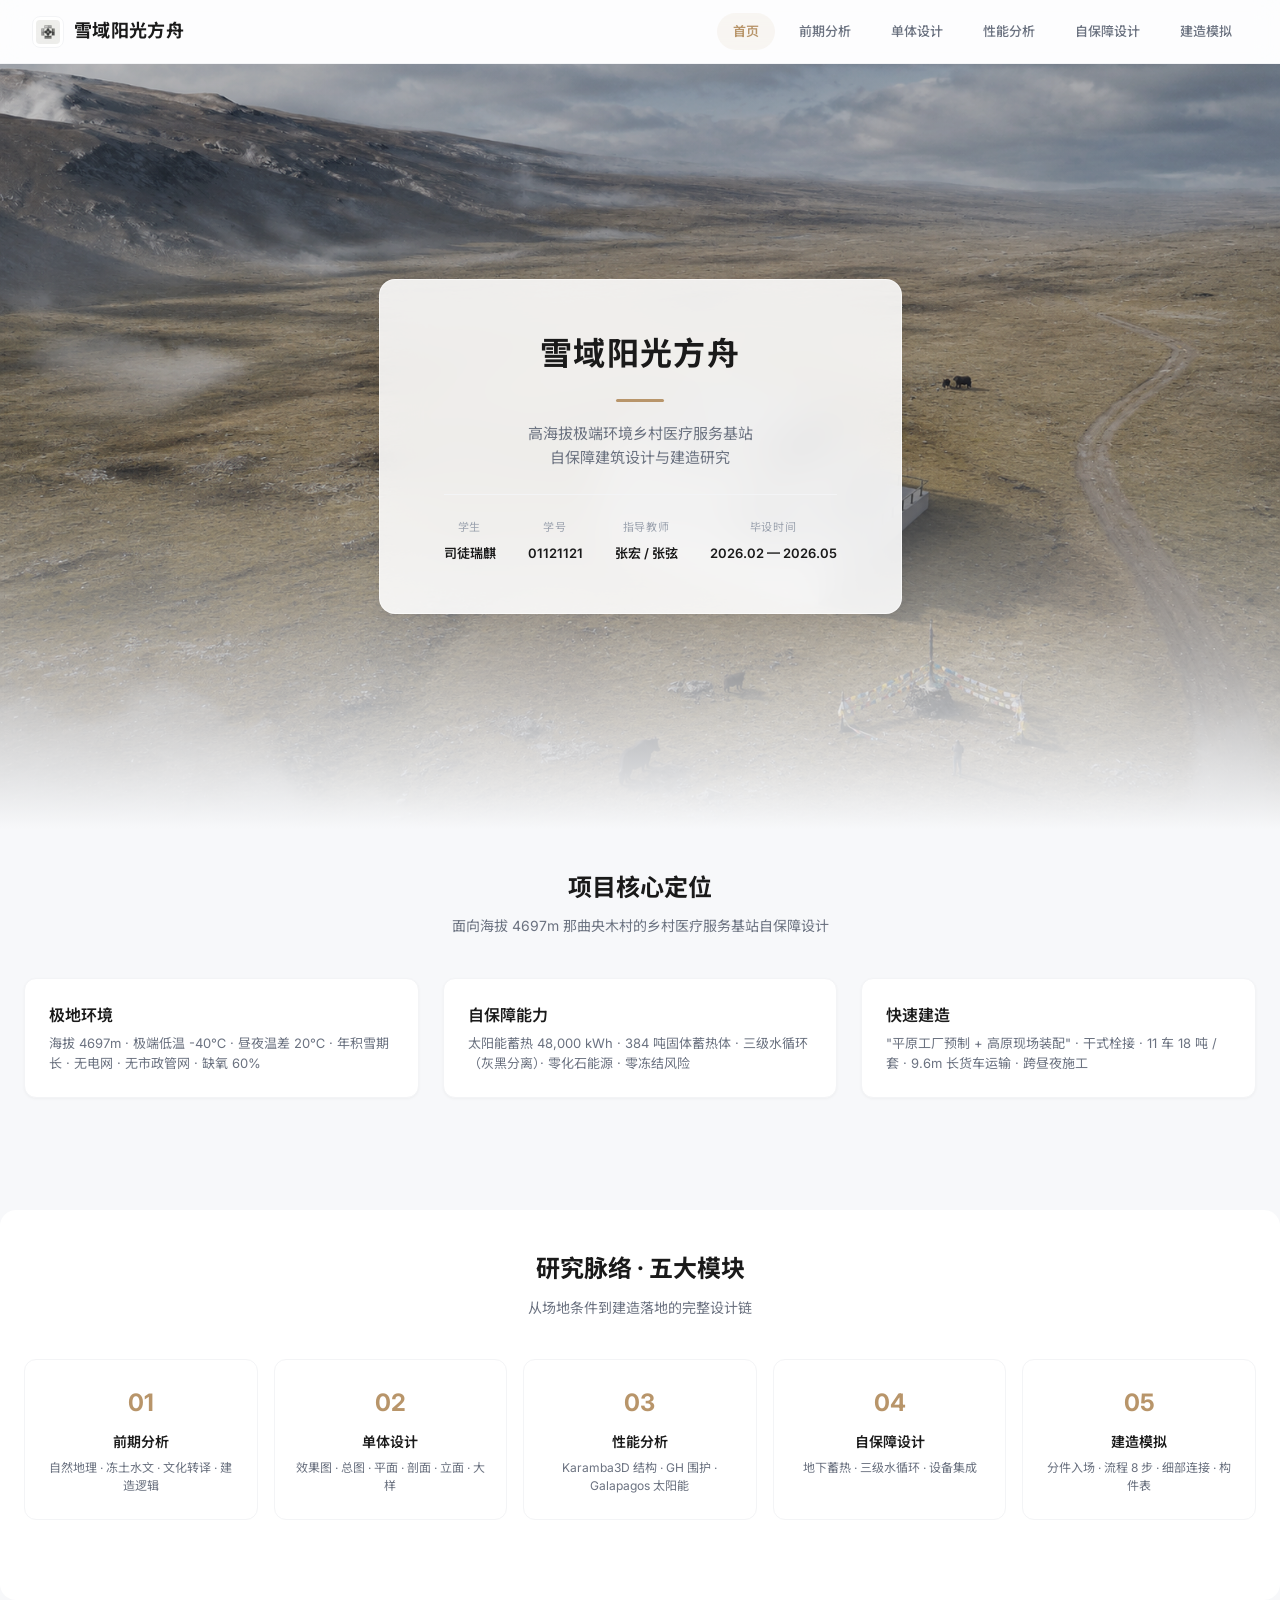
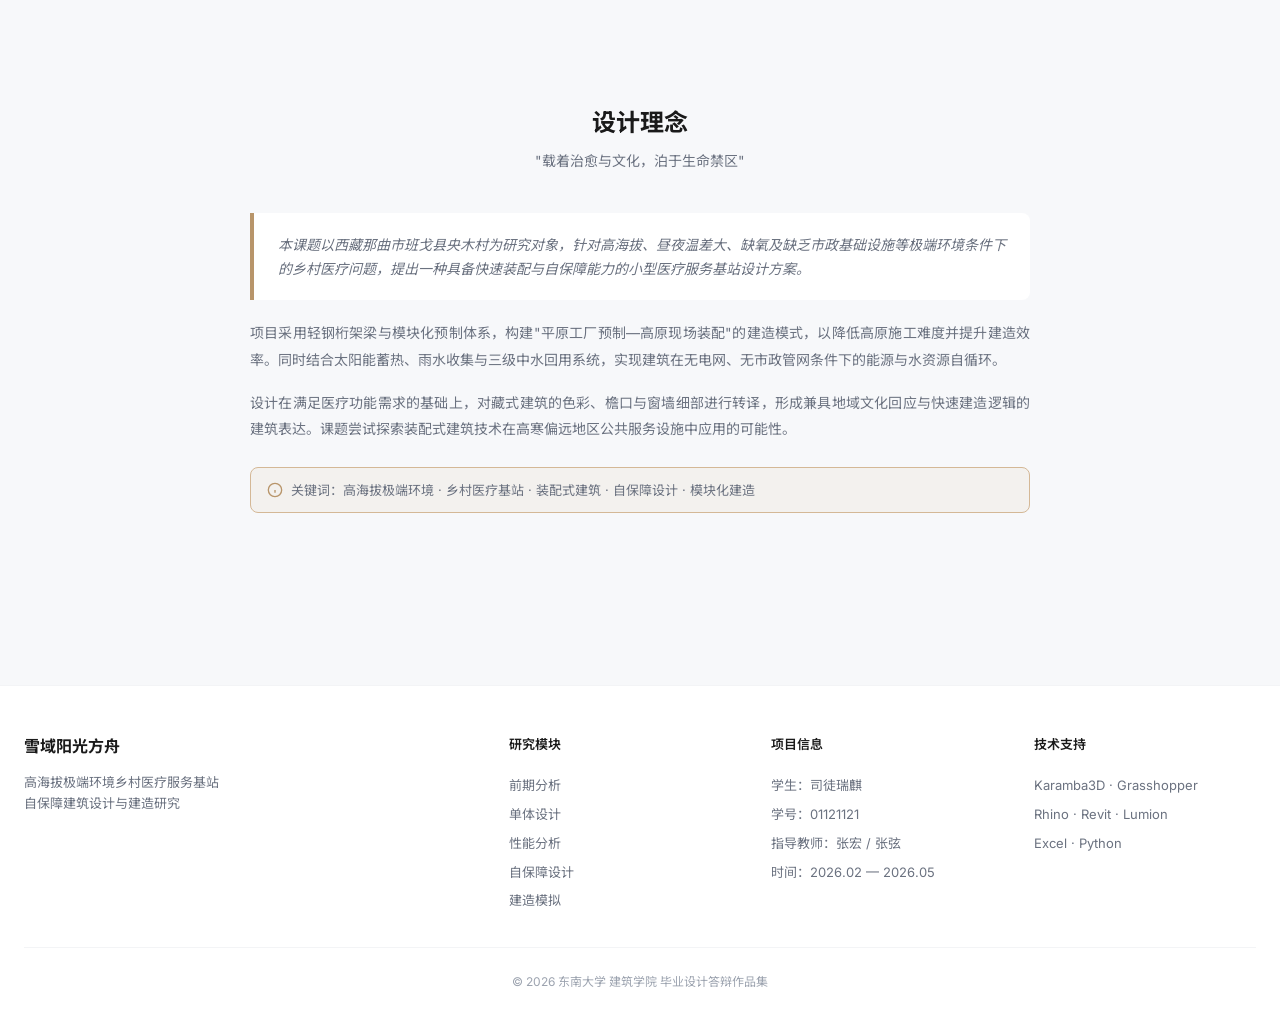
<file: index.html>
<!DOCTYPE html>
<html lang="zh-CN">
<head>
  <meta charset="UTF-8">
  <meta name="viewport" content="width=device-width, initial-scale=1.0">
  <title>雪域阳光方舟 — 高海拔极端环境乡村医疗服务基站自保障建筑设计</title>
  <meta name="description" content="雪域阳光方舟 — 高海拔极端环境乡村医疗服务基站自保障建筑设计与建造研究，东南大学建筑学院毕业设计。">
  <link rel="preconnect" href="https://fonts.googleapis.com">
  <link rel="preconnect" href="https://fonts.gstatic.com" crossorigin>
  <link href="https://fonts.googleapis.com/css2?family=Inter:wght@300;400;500;600;700&family=Noto+Sans+SC:wght@300;400;500;600;700&display=swap" rel="stylesheet">
  <link rel="stylesheet" href="css/style.css">
</head>
<body>

  <!-- 导航栏 -->
  <nav class="nav" id="mainNav">
    <a href="index.html" class="nav-brand"><img src="images/optimized/logo.png" alt="Logo" class="logo" width="32" height="32">雪域阳光方舟</a>
    <div class="nav-links">
      <a href="index.html" class="nav-link active">首页</a>
      <a href="site.html" class="nav-link">前期分析</a>
      <a href="design.html" class="nav-link">单体设计</a>
      <a href="performance.html" class="nav-link">性能分析</a>
      <a href="self-sustaining.html" class="nav-link">自保障设计</a>
      <a href="construction.html" class="nav-link">建造模拟</a>
    </div>
  </nav>

  <!-- Hero Section -->
  <section class="hero-section" style="margin-top:64px;">
    <div class="hero-bg">
      <img src="images/optimized/aerial-view.png" alt="高原医疗服务基站鸟瞰图" width="1575" height="998">
    </div>
    <div class="hero-overlay"></div>
    <div class="hero-card">
      <h1>雪域阳光方舟</h1>
      <div class="accent-line"></div>
      <p class="subtitle">高海拔极端环境乡村医疗服务基站<br>自保障建筑设计与建造研究</p>
      <div class="hero-meta">
        <div class="hero-meta-item">
          <span class="label">学生</span>
          <span class="value">司徒瑞麒</span>
        </div>
        <div class="hero-meta-item">
          <span class="label">学号</span>
          <span class="value">01121121</span>
        </div>
        <div class="hero-meta-item">
          <span class="label">指导教师</span>
          <span class="value">张宏 / 张弦</span>
        </div>
        <div class="hero-meta-item">
          <span class="label">毕设时间</span>
          <span class="value">2026.02 — 2026.05</span>
        </div>
      </div>
    </div>
  </section>

  <!-- 项目定位 - 三栏 -->
  <section class="page-container">
    <h2 class="section-title">项目核心定位</h2>
    <p class="section-subtitle">面向海拔 4697m 那曲央木村的乡村医疗服务基站自保障设计</p>

    <div class="product-grid">
      <div class="card">
        <div class="card-body">
          <h3 class="card-title">极地环境</h3>
          <p class="card-desc">海拔 4697m · 极端低温 -40℃ · 昼夜温差 20℃ · 年积雪期长 · 无电网 · 无市政管网 · 缺氧 60%</p>
        </div>
      </div>
      <div class="card">
        <div class="card-body">
          <h3 class="card-title">自保障能力</h3>
          <p class="card-desc">太阳能蓄热 48,000 kWh · 384 吨固体蓄热体 · 三级水循环（灰黑分离）· 零化石能源 · 零冻结风险</p>
        </div>
      </div>
      <div class="card">
        <div class="card-body">
          <h3 class="card-title">快速建造</h3>
          <p class="card-desc">"平原工厂预制 + 高原现场装配" · 干式栓接 · 11 车 18 吨 / 套 · 9.6m 长货车运输 · 跨昼夜施工</p>
        </div>
      </div>
    </div>
  </section>

  <!-- 研究脉络 - 5 大模块跳转 -->
  <section class="page-container" style="background:var(--bg-card);border-radius:var(--radius-lg);margin-top:32px;">
    <h2 class="section-title">研究脉络 · 五大模块</h2>
    <p class="section-subtitle">从场地条件到建造落地的完整设计链</p>

    <div class="module-jump">
      <a href="site.html" class="module-card" style="text-decoration:none;">
        <div class="m-num">01</div>
        <div class="m-name">前期分析</div>
        <div class="m-desc">自然地理 · 冻土水文 · 文化转译 · 建造逻辑</div>
      </a>
      <a href="design.html" class="module-card" style="text-decoration:none;">
        <div class="m-num">02</div>
        <div class="m-name">单体设计</div>
        <div class="m-desc">效果图 · 总图 · 平面 · 剖面 · 立面 · 大样</div>
      </a>
      <a href="performance.html" class="module-card" style="text-decoration:none;">
        <div class="m-num">03</div>
        <div class="m-name">性能分析</div>
        <div class="m-desc">Karamba3D 结构 · GH 围护 · Galapagos 太阳能</div>
      </a>
      <a href="self-sustaining.html" class="module-card" style="text-decoration:none;">
        <div class="m-num">04</div>
        <div class="m-name">自保障设计</div>
        <div class="m-desc">地下蓄热 · 三级水循环 · 设备集成</div>
      </a>
      <a href="construction.html" class="module-card" style="text-decoration:none;">
        <div class="m-num">05</div>
        <div class="m-name">建造模拟</div>
        <div class="m-desc">分件入场 · 流程 8 步 · 细部连接 · 构件表</div>
      </a>
    </div>
  </section>

  <!-- 设计理念 - 引言 -->
  <section class="page-container" style="margin-top:64px;">
    <h2 class="section-title">设计理念</h2>
    <p class="section-subtitle">"载着治愈与文化，泊于生命禁区"</p>

    <div style="max-width:780px;margin:32px auto 0;">
      <div class="quote-block">
        本课题以西藏那曲市班戈县央木村为研究对象，针对高海拔、昼夜温差大、缺氧及缺乏市政基础设施等极端环境条件下的乡村医疗问题，提出一种具备快速装配与自保障能力的小型医疗服务基站设计方案。
      </div>
      <p style="font-size:14px;color:var(--fg-secondary);line-height:1.9;text-align:justify;margin-top:20px;">
        项目采用轻钢桁架梁与模块化预制体系，构建"平原工厂预制—高原现场装配"的建造模式，以降低高原施工难度并提升建造效率。同时结合太阳能蓄热、雨水收集与三级中水回用系统，实现建筑在无电网、无市政管网条件下的能源与水资源自循环。
      </p>
      <p style="font-size:14px;color:var(--fg-secondary);line-height:1.9;text-align:justify;margin-top:16px;">
        设计在满足医疗功能需求的基础上，对藏式建筑的色彩、檐口与窗墙细部进行转译，形成兼具地域文化回应与快速建造逻辑的建筑表达。课题尝试探索装配式建筑技术在高寒偏远地区公共服务设施中应用的可能性。
      </p>
      <div class="info-bar" style="margin-top:24px;">
        <svg viewBox="0 0 24 24" fill="none" stroke="currentColor" stroke-width="2"><circle cx="12" cy="12" r="10"/><path d="M12 16v-4M12 8h.01"/></svg>
        <span>关键词：高海拔极端环境 · 乡村医疗基站 · 装配式建筑 · 自保障设计 · 模块化建造</span>
      </div>
    </div>
  </section>

  <!-- Footer -->
  <footer class="site-footer">
    <div class="footer-inner">
      <div>
        <div class="footer-brand">雪域阳光方舟</div>
        <p class="footer-desc">高海拔极端环境乡村医疗服务基站<br>自保障建筑设计与建造研究</p>
      </div>
      <div class="footer-col">
        <h4>研究模块</h4>
        <a href="site.html">前期分析</a>
        <a href="design.html">单体设计</a>
        <a href="performance.html">性能分析</a>
        <a href="self-sustaining.html">自保障设计</a>
        <a href="construction.html">建造模拟</a>
      </div>
      <div class="footer-col">
        <h4>项目信息</h4>
        <a>学生：司徒瑞麒</a>
        <a>学号：01121121</a>
        <a>指导教师：张宏 / 张弦</a>
        <a>时间：2026.02 — 2026.05</a>
      </div>
      <div class="footer-col">
        <h4>技术支持</h4>
        <a>Karamba3D · Grasshopper</a>
        <a>Rhino · Revit · Lumion</a>
        <a>Excel · Python</a>
      </div>
    </div>
    <div class="footer-copyright">© 2026 东南大学 建筑学院 毕业设计答辩作品集</div>
  </footer>

  <script>
    const observer = new IntersectionObserver((entries) => {
      entries.forEach(entry => {
        if (entry.isIntersecting) entry.target.classList.add('visible');
      });
    }, { threshold: 0.1 });
    document.querySelectorAll('.reveal').forEach(el => observer.observe(el));
  </script>
</body>
</html>
</file>
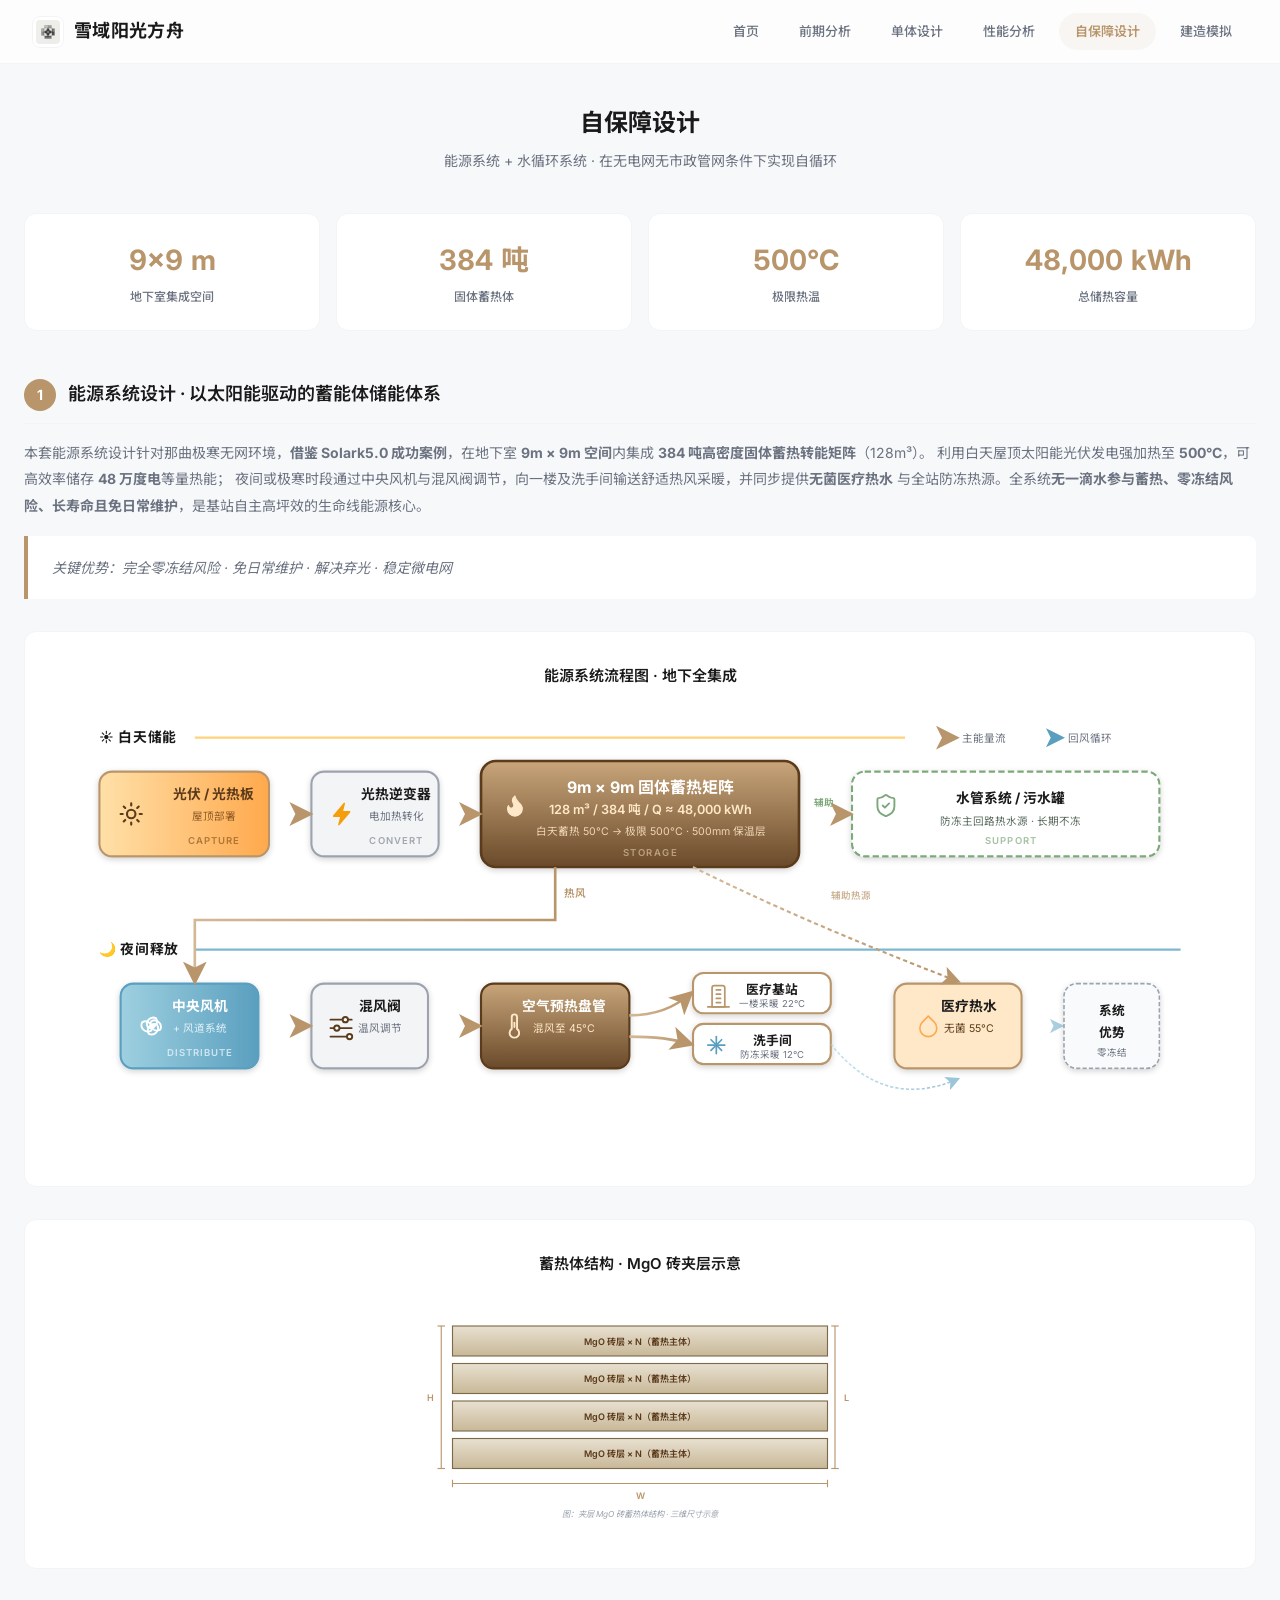
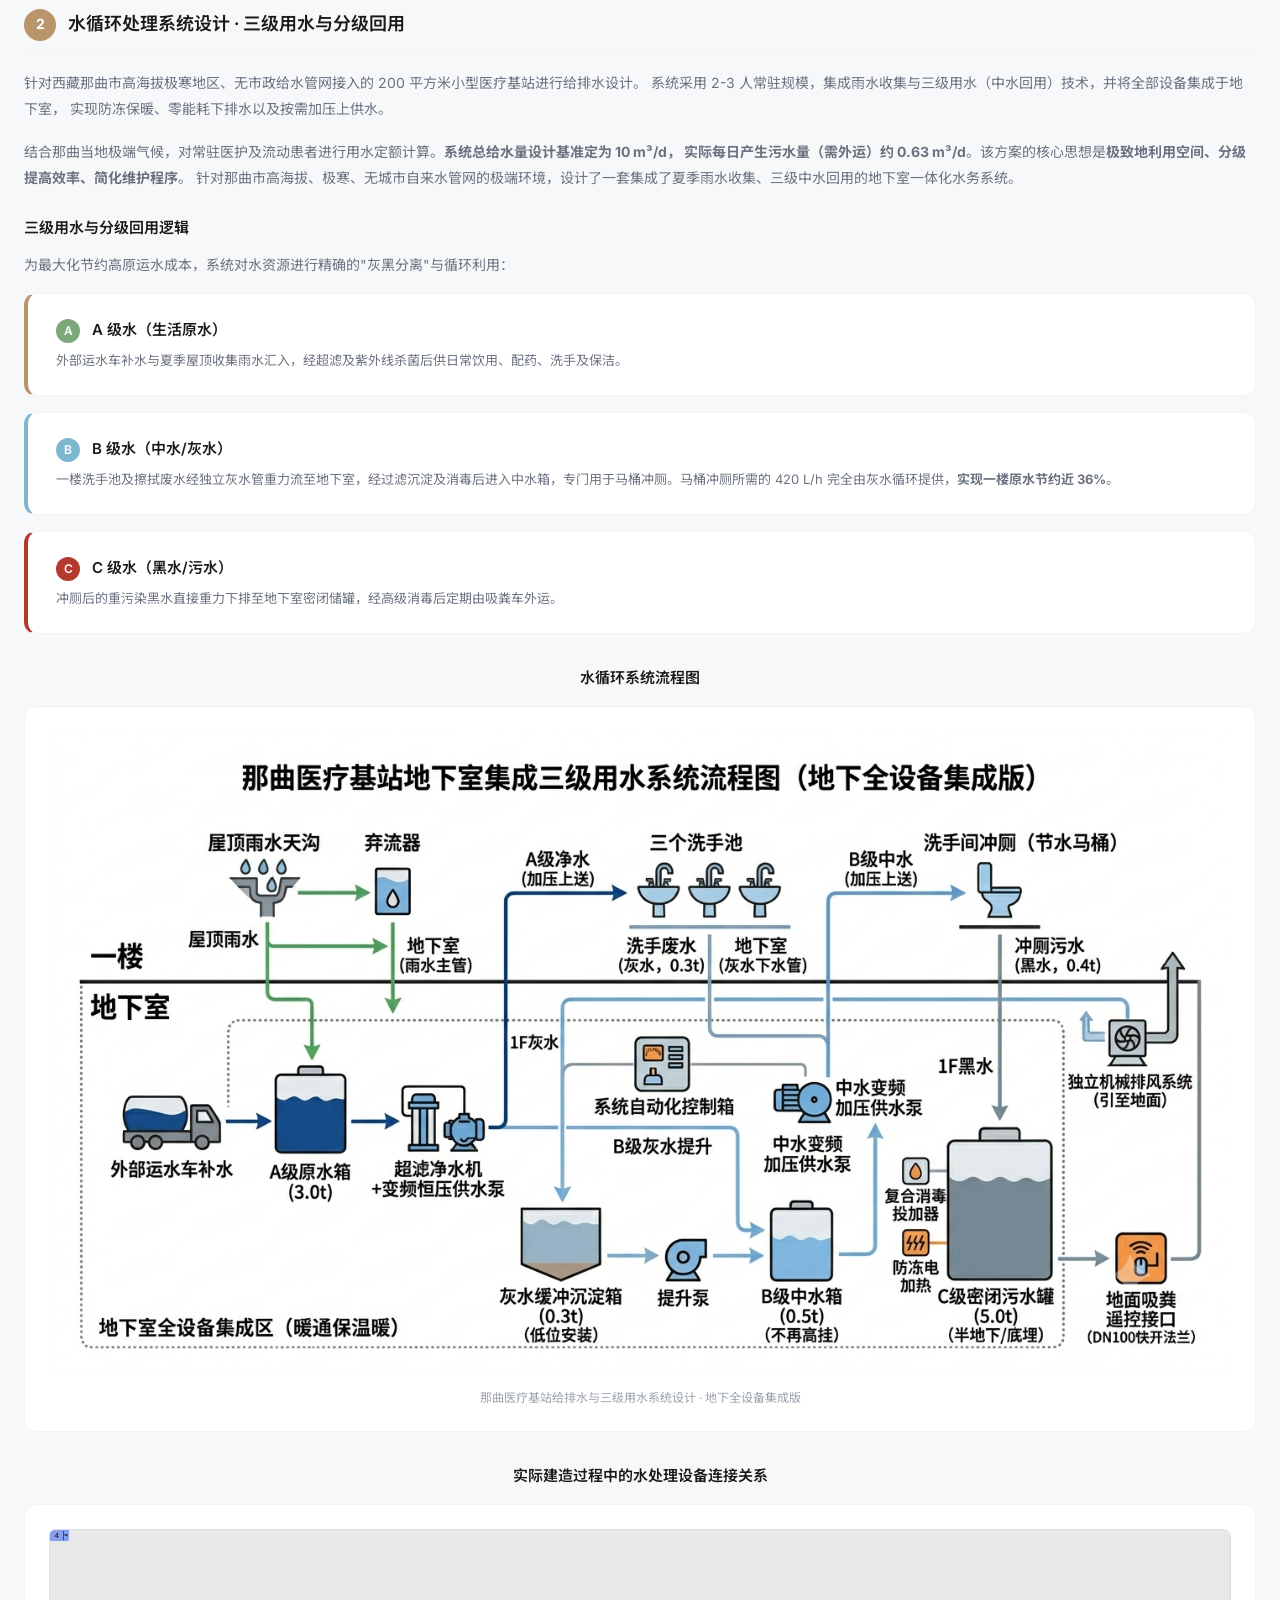
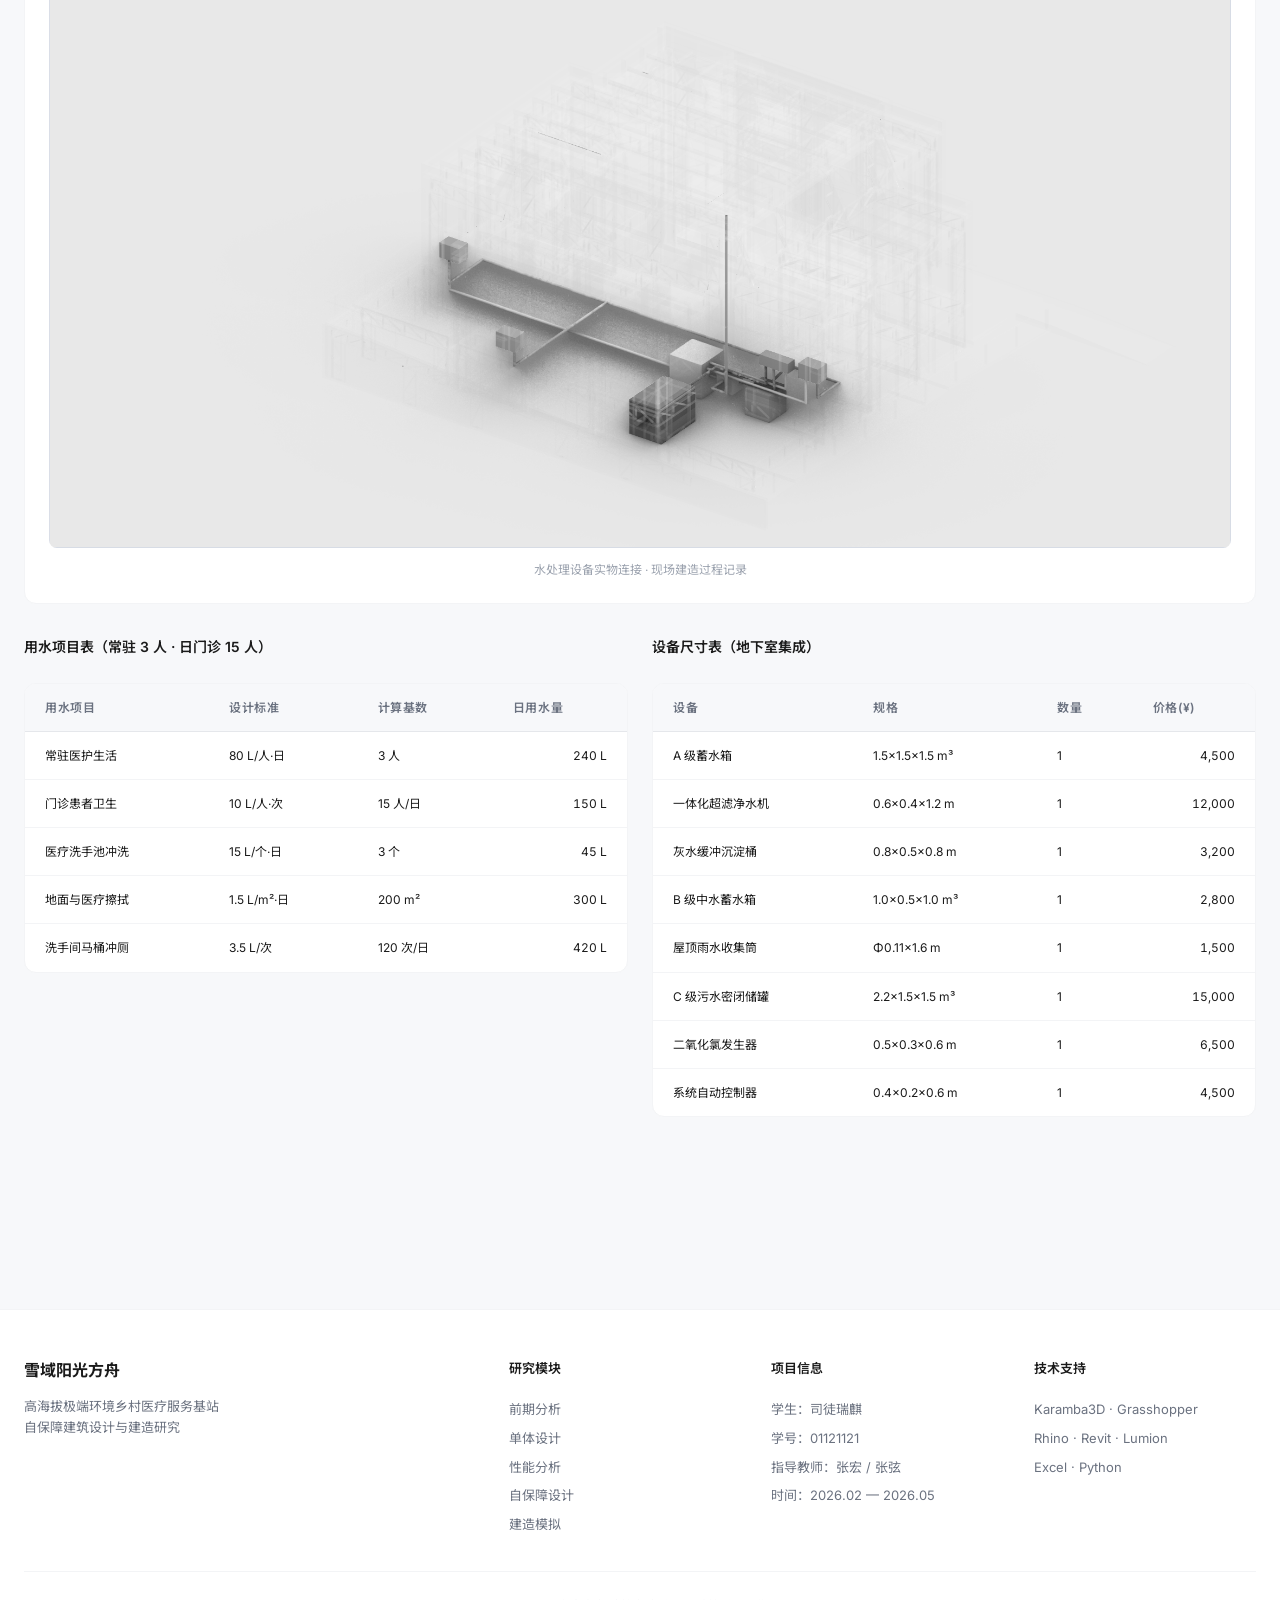
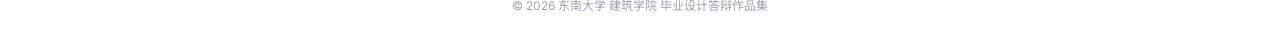
<file: self-sustaining.html>
<!DOCTYPE html>
<html lang="zh-CN">
<head>
  <meta charset="UTF-8">
  <meta name="viewport" content="width=device-width, initial-scale=1.0">
  <title>自保障设计 — 雪域阳光方舟</title>
  <meta name="description" content="雪域阳光方舟 — 自保障设计：太阳能驱动的蓄能体储能体系、三级水循环系统。">
  <link rel="preconnect" href="https://fonts.googleapis.com">
  <link rel="preconnect" href="https://fonts.gstatic.com" crossorigin>
  <link href="https://fonts.googleapis.com/css2?family=Inter:wght@300;400;500;600;700&family=Noto+Sans+SC:wght@300;400;500;600;700&display=swap" rel="stylesheet">
  <link rel="stylesheet" href="css/style.css">
</head>
<body>

  <nav class="nav" id="mainNav">
    <a href="index.html" class="nav-brand"><img src="images/optimized/logo.png" alt="Logo" class="logo" width="32" height="32">雪域阳光方舟</a>
    <div class="nav-links">
      <a href="index.html" class="nav-link">首页</a>
      <a href="site.html" class="nav-link">前期分析</a>
      <a href="design.html" class="nav-link">单体设计</a>
      <a href="performance.html" class="nav-link">性能分析</a>
      <a href="self-sustaining.html" class="nav-link active">自保障设计</a>
      <a href="construction.html" class="nav-link">建造模拟</a>
    </div>
  </nav>

  <div style="height:64px;"></div>

  <section class="page-container">
    <h2 class="section-title">自保障设计</h2>
    <p class="section-subtitle">能源系统 + 水循环系统 · 在无电网无市政管网条件下实现自循环</p>

    <!-- 关键 KPI -->
    <div class="kpi-grid" style="margin-bottom:48px;">
      <div class="kpi-card">
        <div class="kpi-value">9×9 m</div>
        <div class="kpi-label">地下室集成空间</div>
      </div>
      <div class="kpi-card">
        <div class="kpi-value">384 吨</div>
        <div class="kpi-label">固体蓄热体</div>
      </div>
      <div class="kpi-card">
        <div class="kpi-value">500°C</div>
        <div class="kpi-label">极限热温</div>
      </div>
      <div class="kpi-card">
        <div class="kpi-value">48,000 kWh</div>
        <div class="kpi-label">总储热容量</div>
      </div>
    </div>

    <!-- ============== 1. 能源系统设计 ============== -->
    <h3 class="subsection-title">
      <span class="num">1</span> 能源系统设计 · 以太阳能驱动的蓄能体储能体系
    </h3>
    <p style="font-size:14px;color:var(--fg-secondary);line-height:1.9;margin-bottom:16px;">
      本套能源系统设计针对那曲极寒无网环境，<strong>借鉴 Solark5.0 成功案例</strong>，在地下室
      <strong>9m × 9m 空间</strong>内集成 <strong>384 吨高密度固体蓄热转能矩阵</strong>（128m³）。
      利用白天屋顶太阳能光伏发电强加热至 <strong>500°C</strong>，可高效率储存 <strong>48 万度电</strong>等量热能；
      夜间或极寒时段通过中央风机与混风阀调节，向一楼及洗手间输送舒适热风采暖，并同步提供<strong>无菌医疗热水</strong>
      与全站防冻热源。全系统<strong>无一滴水参与蓄热、零冻结风险、长寿命且免日常维护</strong>，是基站自主高坪效的生命线能源核心。
    </p>

    <div class="quote-block" style="margin-bottom:32px;">
      关键优势：完全零冻结风险 · 免日常维护 · 解决弃光 · 稳定微电网
    </div>

    <!-- 能源系统流程图 · Lucide 图标增强版（v2 精简） -->
    <div style="background:var(--bg-card);border:1px solid var(--border-light);border-radius:var(--radius-md);padding:32px;margin-bottom:32px;">
      <h4 style="font-size:15px;font-weight:600;margin-bottom:20px;color:var(--fg-primary);text-align:center;">能源系统流程图 · 地下全集成</h4>
      <svg viewBox="0 0 1100 420" xmlns="http://www.w3.org/2000/svg" style="width:100%;height:auto;display:block;font-family:'Inter','Noto Sans SC',sans-serif;">

        <defs>
          <linearGradient id="solar" x1="0" x2="1"><stop offset="0" stop-color="#FFE0A8"/><stop offset="1" stop-color="#FFA94D"/></linearGradient>
          <linearGradient id="storage" x1="0" x2="0" y1="0" y2="1"><stop offset="0" stop-color="#C8A57A"/><stop offset="1" stop-color="#6A4A2A"/></linearGradient>
          <linearGradient id="air" x1="0" x2="1"><stop offset="0" stop-color="#9ED0E0"/><stop offset="1" stop-color="#5A9FBF"/></linearGradient>
          <linearGradient id="arr-amber" x1="0" x2="1"><stop offset="0" stop-color="#D4B896"/><stop offset="1" stop-color="#B8956A"/></linearGradient>
          <linearGradient id="arr-cyan" x1="0" x2="1"><stop offset="0" stop-color="#9ED0E0"/><stop offset="1" stop-color="#5A9FBF"/></linearGradient>
          <filter id="soft-shadow" x="-50%" y="-50%" width="200%" height="200%">
            <feGaussianBlur in="SourceAlpha" stdDeviation="3"/>
            <feOffset dx="0" dy="2" result="off"/>
            <feComponentTransfer><feFuncA type="linear" slope="0.18"/></feComponentTransfer>
            <feMerge><feMergeNode/><feMergeNode in="SourceGraphic"/></feMerge>
          </filter>
          <marker id="arrow" viewBox="0 0 12 12" refX="10" refY="6" markerWidth="9" markerHeight="9" orient="auto">
            <path d="M0,0 L12,6 L0,12 L3,6 z" fill="#B8956A"/>
          </marker>
          <marker id="arrow-cyan" viewBox="0 0 12 12" refX="10" refY="6" markerWidth="9" markerHeight="9" orient="auto">
            <path d="M0,0 L12,6 L0,12 L3,6 z" fill="#5A9FBF"/>
          </marker>
        </defs>

        <!-- ============ 区域标题（更紧凑） ============ -->
        <g>
          <text x="40" y="32" font-size="13" font-weight="700" fill="#1A1A1A" letter-spacing="0.5">☀ 白天储能</text>
          <line x1="130" y1="28" x2="800" y2="28" stroke="#FFD27A" stroke-width="2"/>
        </g>
        <g>
          <text x="40" y="232" font-size="13" font-weight="700" fill="#1A1A1A" letter-spacing="0.5">🌙 夜间释放</text>
          <line x1="130" y1="228" x2="1060" y2="228" stroke="#7EB8D0" stroke-width="2"/>
        </g>

        <!-- 图例（右上角，1 行） -->
        <g transform="translate(820, 12)">
          <line x1="0" y1="16" x2="28" y2="16" stroke="url(#arr-amber)" stroke-width="2.5" marker-end="url(#arrow)"/>
          <text x="34" y="20" font-size="10" fill="#6B7280">主能量流</text>
          <line x1="100" y1="16" x2="128" y2="16" stroke="url(#arr-cyan)" stroke-width="2" stroke-dasharray="3,2" marker-end="url(#arrow-cyan)"/>
          <text x="134" y="20" font-size="10" fill="#6B7280">回风循环</text>
        </g>

        <!-- ============ 白天：光伏/光热板 ============ -->
        <g filter="url(#soft-shadow)">
          <rect x="40" y="60" width="160" height="80" rx="12" fill="url(#solar)" stroke="#B8956A" stroke-width="2"/>
          <g transform="translate(58, 88)" stroke="#5A3A1A" stroke-width="2" fill="none" stroke-linecap="round" stroke-linejoin="round">
            <circle cx="12" cy="12" r="4"/>
            <path d="M12 2v2M12 20v2M4.93 4.93l1.41 1.41M17.66 17.66l1.41 1.41M2 12h2M20 12h2M4.93 19.07l1.41-1.41M17.66 6.34l1.41-1.41"/>
          </g>
          <text x="148" y="86" text-anchor="middle" font-size="13" font-weight="700" fill="#5A3A1A">光伏 / 光热板</text>
          <text x="148" y="106" text-anchor="middle" font-size="10" fill="#7A4A1A" opacity="0.85">屋顶部署</text>
          <text x="148" y="128" text-anchor="middle" font-size="9" font-weight="600" fill="#7A4A1A" opacity="0.6" letter-spacing="1">CAPTURE</text>
        </g>

        <!-- ============ 白天：光热逆变器 ============ -->
        <g filter="url(#soft-shadow)">
          <rect x="240" y="60" width="120" height="80" rx="12" fill="#F3F4F6" stroke="#9CA3AF" stroke-width="2"/>
          <g transform="translate(258, 88)" fill="#F59E0B" stroke="#F59E0B" stroke-width="1.5" stroke-linejoin="round">
            <path d="M13 2L3 14h7l-2 8 10-12h-7l2-8z"/>
          </g>
          <text x="320" y="86" text-anchor="middle" font-size="13" font-weight="700" fill="#1A1A1A">光热逆变器</text>
          <text x="320" y="106" text-anchor="middle" font-size="10" fill="#6B7280">电加热转化</text>
          <text x="320" y="128" text-anchor="middle" font-size="9" font-weight="600" fill="#6B7280" opacity="0.6" letter-spacing="1">CONVERT</text>
        </g>

        <!-- ============ 白天：核心蓄热矩阵（大节点） ============ -->
        <g filter="url(#soft-shadow)">
          <rect x="400" y="50" width="300" height="100" rx="14" fill="url(#storage)" stroke="#5A3A1A" stroke-width="2.5"/>
          <g transform="translate(420, 80)" fill="#FFE8C8" stroke="#FFE8C8" stroke-width="1" stroke-linejoin="round">
            <path d="M8.5 14.5A2.5 2.5 0 0 0 11 12c0-1.38-.5-2-1-3-1.072-2.143-.224-4.054 2-6 .5 2.5 2 4.9 4 6.5 2 1.6 3 3.5 3 5.5a7 7 0 1 1-14 0c0-1.153.433-2.294 1-3a2.5 2.5 0 0 0 2.5 2.5z"/>
          </g>
          <text x="560" y="80" text-anchor="middle" font-size="15" font-weight="700" fill="#FFF">9m × 9m 固体蓄热矩阵</text>
          <text x="560" y="100" text-anchor="middle" font-size="12" fill="#FFE8C8" font-weight="600">128 m³  /  384 吨  /  Q ≈ 48,000 kWh</text>
          <text x="560" y="120" text-anchor="middle" font-size="10" fill="#FFE8C8" opacity="0.85">白天蓄热 50°C → 极限 500°C  ·  500mm 保温层</text>
          <text x="560" y="140" text-anchor="middle" font-size="9" font-weight="600" fill="#FFE8C8" opacity="0.5" letter-spacing="1.5">STORAGE</text>
        </g>

        <!-- ============ 白天：多能互补（右上角，缩短距离） ============ -->
        <g filter="url(#soft-shadow)">
          <rect x="750" y="60" width="290" height="80" rx="12" fill="#FFFFFF" stroke="#7CA87A" stroke-width="2" stroke-dasharray="6,3"/>
          <g transform="translate(770, 80)" fill="none" stroke="#7CA87A" stroke-width="1.8" stroke-linecap="round" stroke-linejoin="round">
            <path d="M20 13c0 5-3.5 7.5-7.66 8.95a1 1 0 0 1-.67-.01C7.5 20.5 4 18 4 13V6a1 1 0 0 1 1-1c2 0 4.5-1.2 6.24-2.72a1.17 1.17 0 0 1 1.52 0C14.51 3.81 17 5 19 5a1 1 0 0 1 1 1z"/>
            <path d="M9 12l2 2 4-4"/>
          </g>
          <text x="900" y="90" text-anchor="middle" font-size="13" font-weight="700" fill="#1A1A1A">水管系统 / 污水罐</text>
          <text x="900" y="110" text-anchor="middle" font-size="10" fill="#5A6B5E">防冻主回路热水源 · 长期不冻</text>
          <text x="900" y="128" text-anchor="middle" font-size="9" font-weight="600" fill="#7CA87A" opacity="0.7" letter-spacing="1">SUPPORT</text>
        </g>

        <!-- 白天 → 蓄热 -->
        <line x1="200" y1="100" x2="238" y2="100" stroke="url(#arr-amber)" stroke-width="2.5" marker-end="url(#arrow)"/>
        <line x1="360" y1="100" x2="398" y2="100" stroke="url(#arr-amber)" stroke-width="2.5" marker-end="url(#arrow)"/>

        <!-- 蓄热 → 多能互补（短连接） -->
        <line x1="700" y1="100" x2="748" y2="100" stroke="url(#arr-amber)" stroke-width="2.5" stroke-dasharray="4,3" marker-end="url(#arrow)"/>
        <text x="724" y="92" font-size="9" font-weight="600" fill="#7CA87A" text-anchor="middle">辅助</text>

        <!-- ============ 夜间：中央风机 ============ -->
        <g filter="url(#soft-shadow)">
          <rect x="60" y="260" width="130" height="80" rx="12" fill="url(#air)" stroke="#5A9FBF" stroke-width="2"/>
          <g transform="translate(78, 288)" fill="none" stroke="#FFF" stroke-width="1.8" stroke-linecap="round" stroke-linejoin="round">
            <path d="M10.827 16.379a6.082 6.082 0 0 1-8.618-7.713l.06-.1a6.082 6.082 0 0 1 8.618 7.713l-.06.1z"/>
            <path d="M16.379 10.827a6.082 6.082 0 0 1-7.713 8.618l-.1-.06a6.082 6.082 0 0 1 7.713-8.618l.1.06z"/>
            <path d="M10.827 7.621a6.082 6.082 0 0 1 8.618 7.713l-.06.1a6.082 6.082 0 0 1-8.618-7.713l.06-.1z"/>
            <path d="M7.621 13.173a6.082 6.082 0 0 1 7.713-8.618l.1.06a6.082 6.082 0 0 1-7.713 8.618l-.1-.06z"/>
            <circle cx="12" cy="12" r="1.5" fill="#FFF"/>
          </g>
          <text x="135" y="286" text-anchor="middle" font-size="13" font-weight="700" fill="#FFF">中央风机</text>
          <text x="135" y="306" text-anchor="middle" font-size="10" fill="#E0F0F8">+ 风道系统</text>
          <text x="135" y="328" text-anchor="middle" font-size="9" font-weight="600" fill="#E0F0F8" opacity="0.85" letter-spacing="1">DISTRIBUTE</text>
        </g>

        <!-- ============ 夜间：混风阀 ============ -->
        <g filter="url(#soft-shadow)">
          <rect x="240" y="260" width="110" height="80" rx="12" fill="#F3F4F6" stroke="#9CA3AF" stroke-width="2"/>
          <g transform="translate(258, 288)" fill="none" stroke="#5A3A1A" stroke-width="1.8" stroke-linecap="round">
            <line x1="0" y1="6" x2="20" y2="6"/>
            <circle cx="14" cy="6" r="2.5" fill="#FFF" stroke="#5A3A1A"/>
            <line x1="0" y1="14" x2="20" y2="14"/>
            <circle cx="6" cy="14" r="2.5" fill="#FFF" stroke="#5A3A1A"/>
            <line x1="0" y1="22" x2="20" y2="22"/>
            <circle cx="18" cy="22" r="2.5" fill="#FFF" stroke="#5A3A1A"/>
          </g>
          <text x="305" y="286" text-anchor="middle" font-size="13" font-weight="700" fill="#1A1A1A">混风阀</text>
          <text x="305" y="306" text-anchor="middle" font-size="10" fill="#6B7280">温风调节</text>
        </g>

        <!-- ============ 夜间：空气预热盘管 ============ -->
        <g filter="url(#soft-shadow)">
          <rect x="400" y="260" width="140" height="80" rx="12" fill="url(#storage)" stroke="#5A3A1A" stroke-width="2"/>
          <g transform="translate(420, 288)" fill="none" stroke="#FFE8C8" stroke-width="1.8" stroke-linecap="round" stroke-linejoin="round">
            <path d="M14 14.76V3.5a2.5 2.5 0 0 0-5 0v11.26a4.5 4.5 0 1 0 5 0z"/>
            <line x1="11.5" y1="9" x2="11.5" y2="13"/>
          </g>
          <text x="478" y="286" text-anchor="middle" font-size="13" font-weight="700" fill="#FFF">空气预热盘管</text>
          <text x="478" y="306" text-anchor="middle" font-size="10" fill="#FFE8C8">混风至 45°C</text>
        </g>

        <!-- ============ 夜间：医疗基站（采暖） ============ -->
        <g filter="url(#soft-shadow)">
          <rect x="600" y="250" width="130" height="38" rx="10" fill="#FFF" stroke="#B8956A" stroke-width="2"/>
          <g transform="translate(612, 260)" fill="none" stroke="#B8956A" stroke-width="1.6" stroke-linecap="round" stroke-linejoin="round">
            <path d="M6 22V4a2 2 0 0 1 2-2h8a2 2 0 0 1 2 2v18z"/>
            <path d="M2 22h20M10 6h4M10 10h4M10 14h4M10 18h4"/>
          </g>
          <text x="675" y="270" text-anchor="middle" font-size="12" font-weight="700" fill="#1A1A1A">医疗基站</text>
          <text x="675" y="282" text-anchor="middle" font-size="9" fill="#6B7280">一楼采暖 22°C</text>
        </g>

        <!-- ============ 夜间：洗手间（防冻） ============ -->
        <g filter="url(#soft-shadow)">
          <rect x="600" y="298" width="130" height="38" rx="10" fill="#FFF" stroke="#B8956A" stroke-width="2"/>
          <g transform="translate(612, 308)" fill="none" stroke="#5A9FBF" stroke-width="1.6" stroke-linecap="round" stroke-linejoin="round">
            <line x1="10" y1="2" x2="10" y2="18"/>
            <line x1="2" y1="10" x2="18" y2="10"/>
            <line x1="5" y1="5" x2="15" y2="15"/>
            <line x1="5" y1="15" x2="15" y2="5"/>
          </g>
          <text x="675" y="318" text-anchor="middle" font-size="12" font-weight="700" fill="#1A1A1A">洗手间</text>
          <text x="675" y="330" text-anchor="middle" font-size="9" fill="#6B7280">防冻采暖 12°C</text>
        </g>

        <!-- ============ 夜间：医疗热水 ============ -->
        <g filter="url(#soft-shadow)">
          <rect x="790" y="260" width="120" height="80" rx="12" fill="#FFE8C8" stroke="#B8956A" stroke-width="2"/>
          <g transform="translate(810, 288)" fill="none" stroke="#FFA94D" stroke-width="1.5" stroke-linecap="round" stroke-linejoin="round">
            <path d="M12 2.69l5.66 5.66a8 8 0 1 1-11.31 0z"/>
          </g>
          <text x="860" y="286" text-anchor="middle" font-size="13" font-weight="700" fill="#1A1A1A">医疗热水</text>
          <text x="860" y="306" text-anchor="middle" font-size="10" fill="#5A3A1A">无菌  55°C</text>
        </g>

        <!-- ============ 夜间：医疗热水（独立） ============ -->
        <g filter="url(#soft-shadow)">
          <rect x="950" y="260" width="90" height="80" rx="12" fill="#F9FAFB" stroke="#9CA3AF" stroke-width="1.5" stroke-dasharray="4,2"/>
          <text x="995" y="290" text-anchor="middle" font-size="12" font-weight="700" fill="#1A1A1A">系统</text>
          <text x="995" y="310" text-anchor="middle" font-size="12" font-weight="700" fill="#1A1A1A">优势</text>
          <text x="995" y="328" text-anchor="middle" font-size="9" fill="#6B7280">零冻结</text>
        </g>

        <!-- ============ 连接线：蓄热 → 风机（短、直） ============ -->
        <path d="M 470 150 L 470 200 L 130 200 L 130 258" fill="none" stroke="url(#arr-amber)" stroke-width="2.5" marker-end="url(#arrow)"/>
        <text x="478" y="178" font-size="10" font-weight="600" fill="#B8956A">热风</text>

        <!-- 风机 → 混风阀 -->
        <line x1="190" y1="300" x2="238" y2="300" stroke="url(#arr-amber)" stroke-width="2.5" marker-end="url(#arrow)"/>

        <!-- 混风阀 → 预热盘管 -->
        <line x1="350" y1="300" x2="398" y2="300" stroke="url(#arr-amber)" stroke-width="2.5" marker-end="url(#arrow)"/>

        <!-- 预热盘管 → 医疗基站 + 洗手间（清晰分叉） -->
        <path d="M 540 290 Q 575 290 598 269" fill="none" stroke="url(#arr-amber)" stroke-width="2.5" marker-end="url(#arrow)"/>
        <path d="M 540 310 Q 575 310 598 317" fill="none" stroke="url(#arr-amber)" stroke-width="2.5" marker-end="url(#arrow)"/>

        <!-- 蓄热 → 医疗热水（短弧就近） -->
        <path d="M 600 150 Q 700 200 850 258" fill="none" stroke="url(#arr-amber)" stroke-width="2" stroke-dasharray="4,3" marker-end="url(#arrow)"/>
        <text x="730" y="180" font-size="9" font-weight="600" fill="#B8956A" opacity="0.7">辅助热源</text>

        <!-- 洗手间 → 医疗热水 (回风) -->
        <path d="M 730 317 Q 780 380 850 350" fill="none" stroke="url(#arr-cyan)" stroke-width="1.5" stroke-dasharray="3,2" opacity="0.6" marker-end="url(#arrow-cyan)"/>

        <!-- 医疗热水 → 系统优势（虚线指向） -->
        <line x1="910" y1="300" x2="948" y2="300" stroke="url(#arr-cyan)" stroke-width="1.5" stroke-dasharray="2,2" opacity="0.5" marker-end="url(#arrow-cyan)"/>

      </svg>
    </div>

    <!-- MgO 砖夹层图（SVG 自绘） -->
    <div style="background:var(--bg-card);border:1px solid var(--border-light);border-radius:var(--radius-md);padding:32px;margin-bottom:32px;">
      <h4 style="font-size:15px;font-weight:600;margin-bottom:20px;color:var(--fg-primary);text-align:center;">蓄热体结构 · MgO 砖夹层示意</h4>
      <svg viewBox="0 0 800 320" xmlns="http://www.w3.org/2000/svg" style="width:100%;max-width:600px;height:auto;display:block;margin:0 auto;">
        <defs>
          <linearGradient id="mgo" x1="0" x2="0" y1="0" y2="1"><stop offset="0" stop-color="#E8E0D0"/><stop offset="1" stop-color="#C8B898"/></linearGradient>
        </defs>
        <!-- 3D 砖块层 -->
        <g transform="translate(150,40)">
          <!-- 砖块 1 -->
          <rect x="0" y="0" width="500" height="40" fill="url(#mgo)" stroke="#7A6A4A" stroke-width="1.5"/>
          <text x="250" y="25" text-anchor="middle" font-size="12" fill="#5A3A1A" font-weight="600">MgO 砖层 × N（蓄热主体）</text>
          <!-- 砖块 2 -->
          <rect x="0" y="50" width="500" height="40" fill="url(#mgo)" stroke="#7A6A4A" stroke-width="1.5"/>
          <text x="250" y="75" text-anchor="middle" font-size="12" fill="#5A3A1A" font-weight="600">MgO 砖层 × N（蓄热主体）</text>
          <!-- 砖块 3 -->
          <rect x="0" y="100" width="500" height="40" fill="url(#mgo)" stroke="#7A6A4A" stroke-width="1.5"/>
          <text x="250" y="125" text-anchor="middle" font-size="12" fill="#5A3A1A" font-weight="600">MgO 砖层 × N（蓄热主体）</text>
          <!-- 砖块 4 -->
          <rect x="0" y="150" width="500" height="40" fill="url(#mgo)" stroke="#7A6A4A" stroke-width="1.5"/>
          <text x="250" y="175" text-anchor="middle" font-size="12" fill="#5A3A1A" font-weight="600">MgO 砖层 × N（蓄热主体）</text>

          <!-- 标注：高度 H -->
          <line x1="-15" y1="0" x2="-15" y2="190" stroke="#B8956A" stroke-width="1.5"/>
          <line x1="-20" y1="0" x2="-10" y2="0" stroke="#B8956A" stroke-width="1.5"/>
          <line x1="-20" y1="190" x2="-10" y2="190" stroke="#B8956A" stroke-width="1.5"/>
          <text x="-30" y="100" text-anchor="middle" font-size="12" font-weight="600" fill="#B8956A">H</text>

          <!-- 标注：宽度 W -->
          <line x1="0" y1="210" x2="500" y2="210" stroke="#B8956A" stroke-width="1.5"/>
          <line x1="0" y1="205" x2="0" y2="215" stroke="#B8956A" stroke-width="1.5"/>
          <line x1="500" y1="205" x2="500" y2="215" stroke="#B8956A" stroke-width="1.5"/>
          <text x="250" y="230" text-anchor="middle" font-size="12" font-weight="600" fill="#B8956A">W</text>

          <!-- 标注：长度 L -->
          <line x1="510" y1="0" x2="510" y2="190" stroke="#B8956A" stroke-width="1.5"/>
          <line x1="505" y1="0" x2="515" y2="0" stroke="#B8956A" stroke-width="1.5"/>
          <line x1="505" y1="190" x2="515" y2="190" stroke="#B8956A" stroke-width="1.5"/>
          <text x="525" y="100" text-anchor="middle" font-size="12" font-weight="600" fill="#B8956A">L</text>
        </g>
        <text x="400" y="295" text-anchor="middle" font-size="11" fill="#9CA3AF" font-style="italic">图：夹层 MgO 砖蓄热体结构 · 三维尺寸示意</text>
      </svg>
    </div>

    <!-- ============== 2. 水循环处理系统 ============== -->
    <h3 class="subsection-title">
      <span class="num">2</span> 水循环处理系统设计 · 三级用水与分级回用
    </h3>
    <p style="font-size:14px;color:var(--fg-secondary);line-height:1.9;margin-bottom:16px;">
      针对西藏那曲市高海拔极寒地区、无市政给水管网接入的 200 平方米小型医疗基站进行给排水设计。
      系统采用 2-3 人常驻规模，集成雨水收集与三级用水（中水回用）技术，并将全部设备集成于地下室，
      实现防冻保暖、零能耗下排水以及按需加压上供水。
    </p>
    <p style="font-size:14px;color:var(--fg-secondary);line-height:1.9;margin-bottom:24px;">
      结合那曲当地极端气候，对常驻医护及流动患者进行用水定额计算。<strong>系统总给水量设计基准定为 10 m³/d，
      实际每日产生污水量（需外运）约 0.63 m³/d</strong>。该方案的核心思想是<strong>极致地利用空间、分级提高效率、简化维护程序</strong>。
      针对那曲市高海拔、极寒、无城市自来水管网的极端环境，设计了一套集成了夏季雨水收集、三级中水回用的地下室一体化水务系统。
    </p>

    <!-- 三级用水 -->
    <h4 style="font-size:15px;font-weight:600;margin:24px 0 12px;color:var(--fg-primary);">三级用水与分级回用逻辑</h4>
    <p style="font-size:14px;color:var(--fg-secondary);line-height:1.8;margin-bottom:16px;">
      为最大化节约高原运水成本，系统对水资源进行精确的"灰黑分离"与循环利用：
    </p>

    <div class="water-grade">
      <h5><span style="display:inline-block;width:24px;height:24px;line-height:24px;background:#7CA87A;color:#fff;border-radius:50%;text-align:center;font-size:12px;margin-right:8px;vertical-align:middle;">A</span> A 级水（生活原水）</h5>
      <p>外部运水车补水与夏季屋顶收集雨水汇入，经超滤及紫外线杀菌后供日常饮用、配药、洗手及保洁。</p>
    </div>
    <div class="water-grade" style="border-left-color:#7EB8D0;">
      <h5><span style="display:inline-block;width:24px;height:24px;line-height:24px;background:#7EB8D0;color:#fff;border-radius:50%;text-align:center;font-size:12px;margin-right:8px;vertical-align:middle;">B</span> B 级水（中水/灰水）</h5>
      <p>一楼洗手池及擦拭废水经独立灰水管重力流至地下室，经过滤沉淀及消毒后进入中水箱，专门用于马桶冲厕。马桶冲厕所需的 420 L/h 完全由灰水循环提供，<strong>实现一楼原水节约近 36%</strong>。</p>
    </div>
    <div class="water-grade" style="border-left-color:#B33A2C;">
      <h5><span style="display:inline-block;width:24px;height:24px;line-height:24px;background:#B33A2C;color:#fff;border-radius:50%;text-align:center;font-size:12px;margin-right:8px;vertical-align:middle;">C</span> C 级水（黑水/污水）</h5>
      <p>冲厕后的重污染黑水直接重力下排至地下室密闭储罐，经高级消毒后定期由吸粪车外运。</p>
    </div>

    <!-- 水循环流程图 -->
    <h4 style="font-size:15px;font-weight:600;margin:32px 0 16px;color:var(--fg-primary);text-align:center;">水循环系统流程图</h4>
    <div style="background:var(--bg-card);border:1px solid var(--border-light);border-radius:var(--radius-md);padding:24px;margin-bottom:32px;">
      <img src="images/optimized/water-cycle.png" alt="三级用水系统流程图" style="width:100%;border-radius:var(--radius-sm);" width="1408" height="768">
      <p style="text-align:center;font-size:12px;color:var(--fg-muted);margin-top:12px;">那曲医疗基站给排水与三级用水系统设计 · 地下全设备集成版</p>
    </div>

    <!-- 实际建造水处理设备连接图 -->
    <h4 style="font-size:15px;font-weight:600;margin:8px 0 16px;color:var(--fg-primary);text-align:center;">实际建造过程中的水处理设备连接关系</h4>
    <div style="background:var(--bg-card);border:1px solid var(--border-light);border-radius:var(--radius-md);padding:24px;margin-bottom:32px;">
      <img src="images/optimized/f34c208375dd9946565579378a7d5f26.png" alt="实际建造水处理设备连接图" style="width:100%;border-radius:var(--radius-sm);" width="2181" height="1142">
      <p style="text-align:center;font-size:12px;color:var(--fg-muted);margin-top:12px;">水处理设备实物连接 · 现场建造过程记录</p>
    </div>

    <!-- 用水项目表 + 设备尺寸表 -->
    <div style="display:grid;grid-template-columns:1fr 1fr;gap:24px;margin-bottom:32px;">
      <div>
        <h4 style="font-size:14px;font-weight:600;margin-bottom:12px;color:var(--fg-primary);">用水项目表（常驻 3 人 · 日门诊 15 人）</h4>
        <div class="cost-table-wrapper">
          <table class="cost-table" style="font-size:12px;">
            <thead>
              <tr><th>用水项目</th><th>设计标准</th><th>计算基数</th><th>日用水量</th></tr>
            </thead>
            <tbody>
              <tr><td>常驻医护生活</td><td>80 L/人·日</td><td>3 人</td><td class="cell-number">240 L</td></tr>
              <tr><td>门诊患者卫生</td><td>10 L/人·次</td><td>15 人/日</td><td class="cell-number">150 L</td></tr>
              <tr><td>医疗洗手池冲洗</td><td>15 L/个·日</td><td>3 个</td><td class="cell-number">45 L</td></tr>
              <tr><td>地面与医疗擦拭</td><td>1.5 L/m²·日</td><td>200 m²</td><td class="cell-number">300 L</td></tr>
              <tr><td>洗手间马桶冲厕</td><td>3.5 L/次</td><td>120 次/日</td><td class="cell-number">420 L</td></tr>
            </tbody>
          </table>
        </div>
      </div>
      <div>
        <h4 style="font-size:14px;font-weight:600;margin-bottom:12px;color:var(--fg-primary);">设备尺寸表（地下室集成）</h4>
        <div class="cost-table-wrapper">
          <table class="cost-table" style="font-size:12px;">
            <thead>
              <tr><th>设备</th><th>规格</th><th>数量</th><th>价格(¥)</th></tr>
            </thead>
            <tbody>
              <tr><td>A 级蓄水箱</td><td>1.5×1.5×1.5 m³</td><td>1</td><td class="cell-number">4,500</td></tr>
              <tr><td>一体化超滤净水机</td><td>0.6×0.4×1.2 m</td><td>1</td><td class="cell-number">12,000</td></tr>
              <tr><td>灰水缓冲沉淀桶</td><td>0.8×0.5×0.8 m</td><td>1</td><td class="cell-number">3,200</td></tr>
              <tr><td>B 级中水蓄水箱</td><td>1.0×0.5×1.0 m³</td><td>1</td><td class="cell-number">2,800</td></tr>
              <tr><td>屋顶雨水收集筒</td><td>Φ0.11×1.6 m</td><td>1</td><td class="cell-number">1,500</td></tr>
              <tr><td>C 级污水密闭储罐</td><td>2.2×1.5×1.5 m³</td><td>1</td><td class="cell-number">15,000</td></tr>
              <tr><td>二氧化氯发生器</td><td>0.5×0.3×0.6 m</td><td>1</td><td class="cell-number">6,500</td></tr>
              <tr><td>系统自动控制器</td><td>0.4×0.2×0.6 m</td><td>1</td><td class="cell-number">4,500</td></tr>
            </tbody>
          </table>
        </div>
      </div>
    </div>

  </section>

  <footer class="site-footer">
    <div class="footer-inner">
      <div>
        <div class="footer-brand">雪域阳光方舟</div>
        <p class="footer-desc">高海拔极端环境乡村医疗服务基站<br>自保障建筑设计与建造研究</p>
      </div>
      <div class="footer-col">
        <h4>研究模块</h4>
        <a href="site.html">前期分析</a>
        <a href="design.html">单体设计</a>
        <a href="performance.html">性能分析</a>
        <a href="self-sustaining.html">自保障设计</a>
        <a href="construction.html">建造模拟</a>
      </div>
      <div class="footer-col">
        <h4>项目信息</h4>
        <a>学生：司徒瑞麒</a>
        <a>学号：01121121</a>
        <a>指导教师：张宏 / 张弦</a>
        <a>时间：2026.02 — 2026.05</a>
      </div>
      <div class="footer-col">
        <h4>技术支持</h4>
        <a>Karamba3D · Grasshopper</a>
        <a>Rhino · Revit · Lumion</a>
        <a>Excel · Python</a>
      </div>
    </div>
    <div class="footer-copyright">© 2026 东南大学 建筑学院 毕业设计答辩作品集</div>
  </footer>

  <script>
    document.querySelectorAll('img').forEach(img => {
      if (img.closest('.perf-card, .render-card, .drawing-img')) return;
      img.addEventListener('click', () => {
        const overlay = document.createElement('div');
        overlay.style.cssText = 'position:fixed;inset:0;background:rgba(0,0,0,0.85);z-index:9999;display:flex;align-items:center;justify-content:center;cursor:zoom-out;padding:32px;';
        const big = document.createElement('img');
        big.src = img.src;
        big.style.cssText = 'max-width:100%;max-height:100%;object-fit:contain;border-radius:8px;';
        overlay.appendChild(big);
        overlay.addEventListener('click', () => overlay.remove());
        document.body.appendChild(overlay);
      });
    });
  </script>
</body>
</html>
</file>
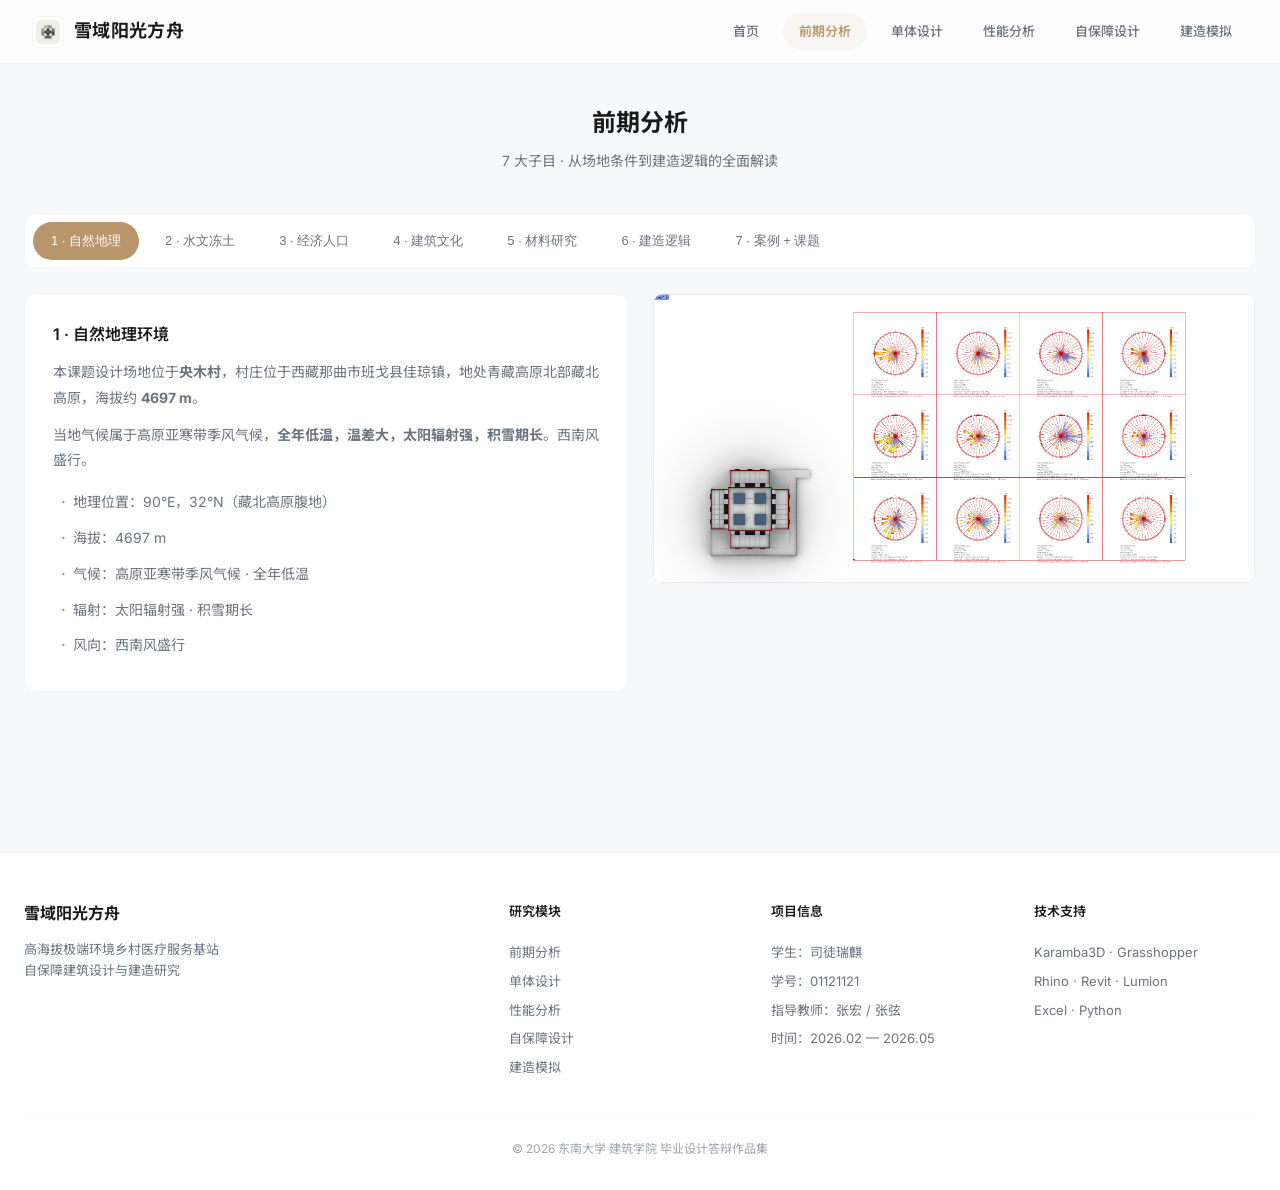
<file: site.html>
<!DOCTYPE html>
<html lang="zh-CN">
<head>
  <meta charset="UTF-8">
  <meta name="viewport" content="width=device-width, initial-scale=1.0">
  <title>前期分析 — 雪域阳光方舟</title>
  <meta name="description" content="高海拔极端环境乡村医疗服务基站自保障建筑 — 前期分析：自然地理、水文冻土、经济人口、建筑文化、材料研究、建造逻辑、课题解析。">
  <link rel="preconnect" href="https://fonts.googleapis.com">
  <link rel="preconnect" href="https://fonts.gstatic.com" crossorigin>
  <link href="https://fonts.googleapis.com/css2?family=Inter:wght@300;400;500;600;700&family=Noto+Sans+SC:wght@300;400;500;600;700&display=swap" rel="stylesheet">
  <link rel="stylesheet" href="css/style.css">
</head>
<body>

  <nav class="nav" id="mainNav">
    <a href="index.html" class="nav-brand"><img src="images/optimized/logo.png" alt="Logo" class="logo" width="32" height="32">雪域阳光方舟</a>
    <div class="nav-links">
      <a href="index.html" class="nav-link">首页</a>
      <a href="site.html" class="nav-link active">前期分析</a>
      <a href="design.html" class="nav-link">单体设计</a>
      <a href="performance.html" class="nav-link">性能分析</a>
      <a href="self-sustaining.html" class="nav-link">自保障设计</a>
      <a href="construction.html" class="nav-link">建造模拟</a>
    </div>
  </nav>

  <div style="height:64px;"></div>

  <section class="page-container">
    <h2 class="section-title">前期分析</h2>
    <p class="section-subtitle">7 大子目 · 从场地条件到建造逻辑的全面解读</p>

    <!-- Tab 导航 -->
    <div class="analysis-tabs">
      <button class="analysis-tab active" data-tab="tab1">1 · 自然地理</button>
      <button class="analysis-tab" data-tab="tab2">2 · 水文冻土</button>
      <button class="analysis-tab" data-tab="tab3">3 · 经济人口</button>
      <button class="analysis-tab" data-tab="tab4">4 · 建筑文化</button>
      <button class="analysis-tab" data-tab="tab5">5 · 材料研究</button>
      <button class="analysis-tab" data-tab="tab6">6 · 建造逻辑</button>
      <button class="analysis-tab" data-tab="tab7">7 · 案例 + 课题</button>
    </div>

    <!-- Tab 1: 自然地理环境 -->
    <div class="tab-panel active" id="tab1">
      <div class="panel-text">
        <h4>1 · 自然地理环境</h4>
        <p>本课题设计场地位于<strong>央木村</strong>，村庄位于西藏那曲市班戈县佳琼镇，地处青藏高原北部藏北高原，海拔约 <strong>4697 m</strong>。</p>
        <p>当地气候属于高原亚寒带季风气候，<strong>全年低温，温差大，太阳辐射强，积雪期长</strong>。西南风盛行。</p>
        <ul>
          <li>地理位置：90°E，32°N（藏北高原腹地）</li>
          <li>海拔：4697 m</li>
          <li>气候：高原亚寒带季风气候 · 全年低温</li>
          <li>辐射：太阳辐射强 · 积雪期长</li>
          <li>风向：西南风盛行</li>
        </ul>
      </div>
      <div class="panel-img">
        <img src="images/optimized/wind-rose.png" alt="全年风玫瑰图" width="2270" height="1091">
      </div>
    </div>

    <!-- Tab 2: 水文与冻土 -->
    <div class="tab-panel" id="tab2">
      <div class="panel-text">
        <h4>2 · 水文与冻土情况</h4>
        <p><strong>水文及用水情况：</strong>取水方式较为朴素，多为冰川融雪供水。虽然居民生活用水与畜牧所需水源进行了空间上的区分，但是并没有接入城市自来水管网，卫生条件上较为欠缺。</p>
        <p><strong>思考：</strong>需考虑水资源再利用。</p>
        <p><strong>冻土情况：</strong>央木村冬季土壤冻深约 <strong>1.5 - 2.5 米</strong>，冻结期为 10 月下旬至次年 4 月中下旬，全年冻结时间约 <strong>6 个月</strong>。</p>
        <p><strong>思考：</strong>出于对场地的保护和快速搭建的需求，该条件完全限制了对土地的就地作业，无法对场地本身做出太多空间上的处理。一方面出于恶劣环境的限制，另一方面更是提出了快速搭建的要求。</p>
      </div>
      <div class="panel-img">
        <img src="images/optimized/climate-1.png" alt="那曲气温分析图" loading="lazy" width="1041" height="440">
      </div>
    </div>

    <!-- Tab 3: 经济、人口与建筑 -->
    <div class="tab-panel" id="tab3">
      <div class="panel-text">
        <h4>3 · 经济、人口与建筑</h4>
        <p><strong>主导产业：</strong>传统畜牧业：牦牛、藏羊养殖为主，受限于草场保护政策与降雪减少导致的草料短缺。商业：2 家餐馆兼商店，服务本地基本需求，但规模小、附加值低。</p>
        <p><strong>人口情况：</strong>村内居民约 <strong>600 人</strong>，男女比例 1:1，女性稍多。村庄共有 100 多户人家，每户约 2-3 个小孩，青年外出务工。目前村里以老年人和妇女儿童为主。当地主要以传统牧业为主。居民分布较为集中，少数家庭居住较为零散，最近可达 20 公里。但生活内并没有现代医疗场所，<strong>乡村医疗服务基站建设刻不容缓！</strong></p>
        <p><strong>基础设施情况：</strong></p>
        <ul>
          <li>电力：依靠太阳能光伏和夜间发动机发电，未接通电网</li>
          <li>交通：从班戈县到此村庄有将近两个小时车程，道路情况为半柏油路半土路，目前柏油路的维修进度止步于此村庄</li>
          <li>思考：能源如何能够尽量自给自足？</li>
        </ul>
      </div>
      <div class="panel-img">
        <img src="images/ecosystemanalysis.jpg" alt="场地日照条件" loading="lazy" width="2270" height="1091">
      </div>
    </div>

    <!-- Tab 4: 建筑文化分析 -->
    <div class="tab-panel" id="tab4">
      <div class="panel-text">
        <h4>4 · 建筑文化分析</h4>
        <p><strong>建筑色彩：</strong>西藏建筑最常用的色彩有白、红、黄、黑四种，其中民居建筑中常用白、红、黑三色。</p>
        <table class="cost-table" style="margin-top:8px;font-size:13px;">
          <thead>
            <tr><th>颜色</th><th>意义</th><th>常见用途</th></tr>
          </thead>
          <tbody>
            <tr><td><span style="color:#fff;background:#999;padding:2px 8px;border-radius:3px;">白色</span></td><td>纯洁、吉祥</td><td>建筑外墙</td></tr>
            <tr><td><span style="color:#fff;background:#B33A2C;padding:2px 8px;border-radius:3px;">红色</span></td><td>权力、庄严</td><td>寺庙、宫殿外墙、居民檐口、女儿墙</td></tr>
            <tr><td><span style="color:#fff;background:#C8932E;padding:2px 8px;border-radius:3px;">黄色</span></td><td>神圣、世俗</td><td>寺庙屋顶、宗教重要建筑外墙</td></tr>
            <tr><td><span style="color:#fff;background:#222;padding:2px 8px;border-radius:3px;">黑色</span></td><td>威严、驱邪</td><td>建筑门套、窗套</td></tr>
          </tbody>
        </table>
        <p style="margin-top:16px;"><strong>建筑装饰：</strong>民居建筑的外立面设计中非常重视门窗装饰（檐口、窗框花纹颇具特色）。</p>
      </div>
      <div class="panel-img">
        <img src="images/387fd48e4375ec76aa00375c6a1849f2.png" alt="焓湿图" loading="lazy" width="2270" height="1091">
      </div>
    </div>

    <!-- Tab 5: 材料研究背景 -->
    <div class="tab-panel" id="tab5">
      <div class="panel-text">
        <h4>5 · 材料研究背景</h4>
        <p>那曲地区属于高原亚寒带季风气候。<strong>核心气候特征：</strong>海拔高（平均 4500m 以上）、气温低（年平均气温 -2~2℃，极端低温 -40℃）、昼夜温差大（可达 20℃）、紫外线强、多风沙、氧气稀薄。</p>
        <p>那曲为<strong>季节性冻土区</strong>，冬季冻土膨胀会顶起建筑基础，夏季冻土融化导致地基沉降，易造成墙体开裂、门窗变形、管线断裂，直接影响医疗基站的结构安全和设备运行。乡村医疗基站作为对偏远地区民居"建筑技术优先适配极端气候，同时兼顾施工便捷性（当地建材运输难、施工队伍技术水平有限）和后期低成本维护（乡村运维能力弱）"。</p>
        <p><strong>核心原则：</strong>以下从结构、围护墙体、门窗、保温、防水五大核心部位，结合三大核心原则给出材料选型方案及理由。</p>
        <ul>
          <li><strong>结构：</strong>轻量、抗冻、易施工</li>
          <li><strong>围护：</strong>保温、抗风、易维护、高度集成化</li>
          <li><strong>门窗：</strong>严寒密封、藏式文化回应</li>
          <li><strong>保温：</strong>150mm 岩棉 + 多层构造</li>
          <li><strong>防水：</strong>金属面层 + 咬合连接</li>
        </ul>
      </div>
      <div class="panel-img">
        <img src="images/optimized/sunshine-2.png" alt="场地日照分析" loading="lazy" width="2270" height="1091">
      </div>
    </div>

    <!-- Tab 6: 建造逻辑与分件策略 -->
    <div class="tab-panel" id="tab6">
      <div class="panel-text">
        <h4>6 · 基于极端地理限制的建造逻辑与分件策略</h4>
        <p><strong>一、核心建造逻辑：</strong></p>
        <ul>
          <li><strong>时空置换逻辑：</strong>将高耗氧、高风险、高精度的工序（如精密焊接、UHPC热养护、洁净室密封）从"低压缺氧的施工现场"剥离，逆向转移至"环境可控的平原工厂"。分件的本质是工业化劳动力对高原体力劳动的替代。</li>
          <li><strong>容差解耦逻辑：</strong>基础构件负责吸收地形误差，上部结构负责保持高精度，两者通过可调节节点实现"解耦"。</li>
          <li><strong>工效适配逻辑：</strong>分件尺度不再以机械起重极限为唯一标准，而以高原人体生理阈值为红线。分件重量需适配班戈环境下双人配合的体力极限，通过降低单件作业强度，换取整体装配效率。</li>
        </ul>
        <p><strong>二、分件的工程意义：</strong></p>
        <ul>
          <li>"不可控"转化为"可控"：通过分件，将受天气、冻土影响极大的现场"不确定性工艺"，转化为工厂流水线上的"确定性产品"。</li>
          <li>物流与装配的动态平衡：在"体块运输（高成本/低现场工时）"与"散件运输（低成本/高现场工时）"之间建立最优解，实现总工程造价与工期的双重控制。</li>
        </ul>
        <p><strong>三、阶段划分：</strong></p>
        <ul>
          <li>阶段一：基础与地坪系统（离散化接触 + 容差管理）</li>
          <li>阶段二：结构骨架系统（二元模数化 + 集成装配）</li>
          <li>阶段三：围护与面层系统（功能复合化 + 快速闭合）</li>
        </ul>
      </div>
      <div class="panel-img">
        <img src="images/optimized/construction-explode.jpg" alt="结构爆炸图" loading="lazy" width="1920" height="1358">
      </div>
    </div>

    <!-- Tab 7: 案例 + 课题解析 -->
    <div class="tab-panel" id="tab7">
      <div class="panel-text">
        <h4>7 · 案例学习 + 课题任务解析</h4>
        <p><strong>案例：</strong>前工院轻钢大跨结构构件可循环利用房屋（南京 · 2017 · 东南大学 · 220m²）。</p>
        <div class="quote-block">
          占地面积 220.3m²，跨度为 16.0 米的大跨结构在拆除前常作为学院文娱活动的指定场所，能悬挂设备，抵御较为极端的天气。该项目采用了桁架柱栓接的连接方式，通过上方拉索加强刚性，增加抗侧性能，在自重、项目施工简易程度、力学性能上都有很好的表现。
        </div>
        <p><strong>课题任务解析：</strong></p>
        <ul>
          <li><strong>主线任务 — 医疗功能设置：</strong>医疗服务基站的单体建筑面积约 200m²。结合当地情况，建议观察输液室内设置吸氧区，另需考虑救护车停放问题。空间利用率可结合健康教育区、妇幼保健检查室（配置可移动检查床）。</li>
          <li><strong>支线任务 — 快速搭建 + 能源"危机"：</strong>央木村的极端条件体现在：环境本身恶劣的同时，没有城市管网的水电系统。这意味着这个空间不仅仅要运行医疗空间的职能，还需要优先解决水电光热的问题。</li>
          <li><strong>设计思路：</strong>由一个框架单元延伸到一个建筑体量。从结构上考虑，桁架梁与桁架柱的搭建简单，结构强度高，且足够预制化、标准化。从自保障角度，屋顶空间可以通过太阳能光伏板解决部分能源问题，楼板下空间可以用于储能、水循环系统设置。</li>
        </ul>
      </div>
      <div class="panel-img">
        <img src="images/ba56ab996393ae63469eda4dc7e864ca.png" alt="场地日照条件 3" loading="lazy" width="2270" height="1091">
      </div>
    </div>

  </section>

  <footer class="site-footer">
    <div class="footer-inner">
      <div>
        <div class="footer-brand">雪域阳光方舟</div>
        <p class="footer-desc">高海拔极端环境乡村医疗服务基站<br>自保障建筑设计与建造研究</p>
      </div>
      <div class="footer-col">
        <h4>研究模块</h4>
        <a href="site.html">前期分析</a>
        <a href="design.html">单体设计</a>
        <a href="performance.html">性能分析</a>
        <a href="self-sustaining.html">自保障设计</a>
        <a href="construction.html">建造模拟</a>
      </div>
      <div class="footer-col">
        <h4>项目信息</h4>
        <a>学生：司徒瑞麒</a>
        <a>学号：01121121</a>
        <a>指导教师：张宏 / 张弦</a>
        <a>时间：2026.02 — 2026.05</a>
      </div>
      <div class="footer-col">
        <h4>技术支持</h4>
        <a>Karamba3D · Grasshopper</a>
        <a>Rhino · Revit · Lumion</a>
        <a>Excel · Python</a>
      </div>
    </div>
    <div class="footer-copyright">© 2026 东南大学 建筑学院 毕业设计答辩作品集</div>
  </footer>

  <script>
    document.querySelectorAll('.analysis-tab').forEach(btn => {
      btn.addEventListener('click', () => {
        const target = btn.dataset.tab;
        document.querySelectorAll('.analysis-tab').forEach(b => b.classList.remove('active'));
        document.querySelectorAll('.tab-panel').forEach(p => p.classList.remove('active'));
        btn.classList.add('active');
        document.getElementById(target).classList.add('active');
      });
    });
  </script>
</body>
</html>
</file>
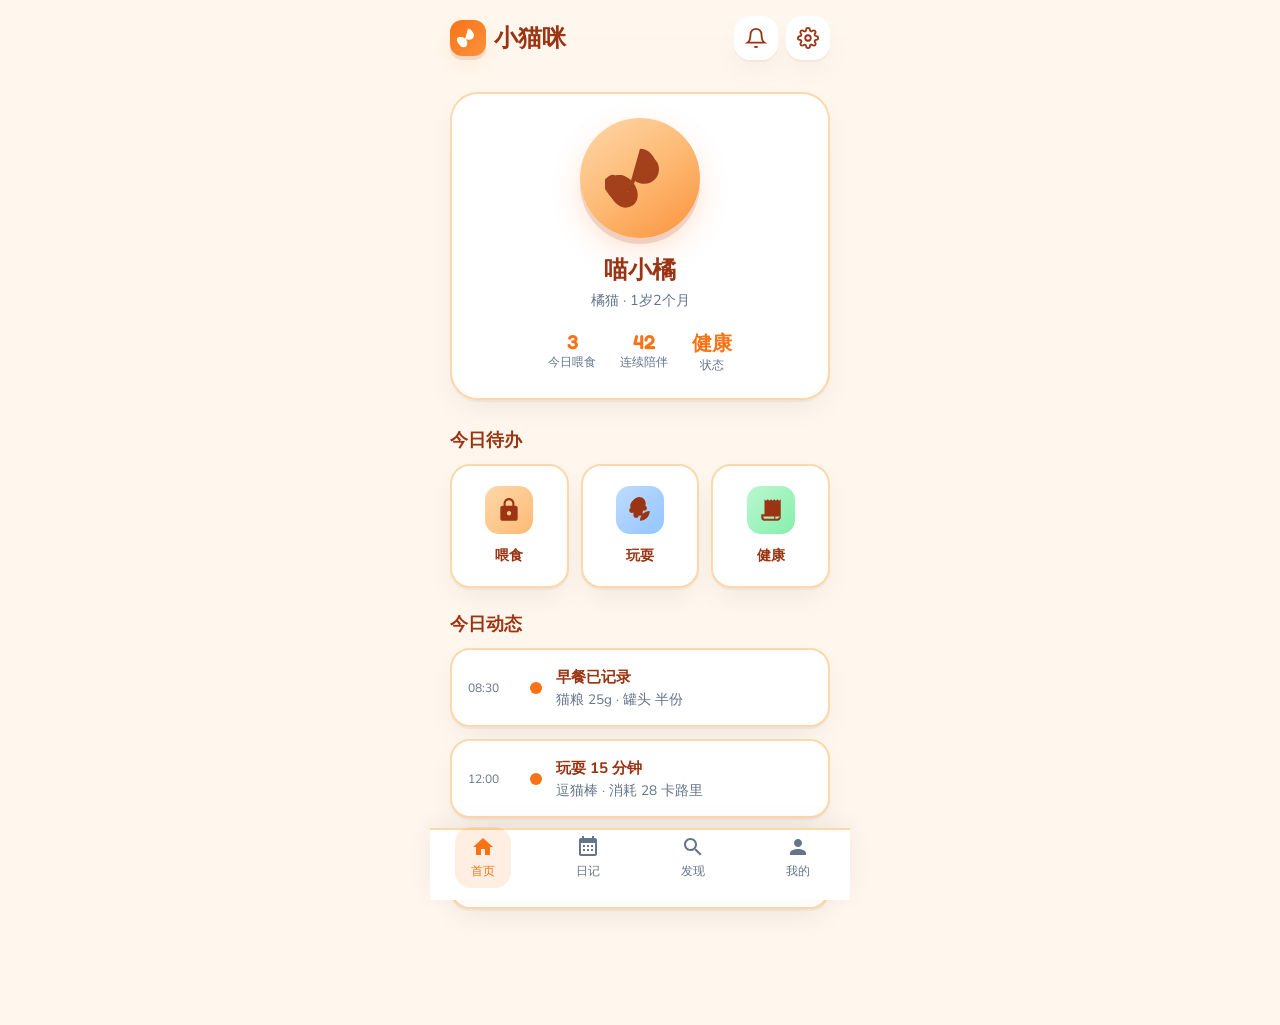
<file: ui-ux-pro-max-skill-main/ui-ux-pro-max-skill-main/preview/xiaomaomi-app.html>
<!DOCTYPE html>
<html lang="zh-CN">
<head>
  <meta charset="UTF-8">
  <meta name="viewport" content="width=device-width, initial-scale=1.0">
  <title>小猫咪 - 萌宠日常</title>
  <link rel="preconnect" href="https://fonts.googleapis.com">
  <link rel="preconnect" href="https://fonts.gstatic.com" crossorigin>
  <link href="https://fonts.googleapis.com/css2?family=Fredoka:wght@400;500;600;700&family=Nunito:wght@300;400;500;600;700&display=swap" rel="stylesheet">
  <style>
    :root {
      /* Pet Tech App 配色 - 来自 UI/UX Pro Max design system */
      --primary: #F97316;
      --primary-on: #0F172A;
      --secondary: #FB923C;
      --accent: #2563EB;
      --accent-on: #FFFFFF;
      --background: #FFF7ED;
      --foreground: #9A3412;
      --card: #FFFFFF;
      --card-foreground: #9A3412;
      --muted: #F1F0F0;
      --muted-foreground: #64748B;
      --border: #FED7AA;
      --destructive: #DC2626;
      --ring: #F97316;
      --radius-outer: 28px;
      --radius-card: 20px;
      --radius-btn: 16px;
      --shadow-clay: 0 4px 0 0 rgba(154, 52, 18, 0.12), 0 8px 24px -4px rgba(249, 115, 22, 0.15);
      --shadow-card: 0 2px 0 0 rgba(154, 52, 18, 0.06), 0 12px 32px -8px rgba(0,0,0,0.08);
    }

    * { box-sizing: border-box; margin: 0; padding: 0; }
    html { font-size: 16px; }
    body {
      font-family: 'Nunito', -apple-system, sans-serif;
      background: var(--background);
      color: var(--foreground);
      min-height: 100vh;
      padding-bottom: 80px;
      -webkit-font-smoothing: antialiased;
    }

    /* Header */
    .header {
      padding: 16px 20px 12px;
      display: flex;
      align-items: center;
      justify-content: space-between;
      background: linear-gradient(180deg, rgba(255,247,237,0.98) 0%, var(--background) 100%);
      position: sticky;
      top: 0;
      z-index: 10;
    }
    .logo {
      font-family: 'Fredoka', sans-serif;
      font-weight: 700;
      font-size: 1.5rem;
      color: var(--foreground);
      display: flex;
      align-items: center;
      gap: 8px;
    }
    .logo-icon {
      width: 36px;
      height: 36px;
      background: linear-gradient(135deg, var(--primary), var(--secondary));
      border-radius: 12px;
      display: flex;
      align-items: center;
      justify-content: center;
      box-shadow: var(--shadow-clay);
    }
    .logo-icon svg {
      width: 22px;
      height: 22px;
      fill: white;
    }
    .header-actions {
      display: flex;
      gap: 8px;
    }
    .icon-btn {
      width: 44px;
      height: 44px;
      border-radius: var(--radius-btn);
      border: none;
      background: var(--card);
      color: var(--foreground);
      cursor: pointer;
      display: flex;
      align-items: center;
      justify-content: center;
      box-shadow: var(--shadow-card);
      transition: transform 0.2s ease, box-shadow 0.2s ease;
    }
    .icon-btn:hover { transform: scale(0.96); }
    .icon-btn:focus-visible { outline: 2px solid var(--ring); outline-offset: 2px; }
    .icon-btn svg { width: 22px; height: 22px; }

    /* Hero - 主猫卡片 */
    .hero {
      padding: 20px;
      margin-bottom: 8px;
    }
    .hero-card {
      background: var(--card);
      border-radius: var(--radius-outer);
      padding: 24px;
      box-shadow: var(--shadow-card);
      border: 2px solid var(--border);
      text-align: center;
    }
    .cat-avatar {
      width: 120px;
      height: 120px;
      margin: 0 auto 16px;
      background: linear-gradient(145deg, #FED7AA 0%, #FDBA74 50%, #FB923C 100%);
      border-radius: 50%;
      display: flex;
      align-items: center;
      justify-content: center;
      box-shadow: 0 6px 0 0 rgba(154, 52, 18, 0.15), 0 12px 32px -4px rgba(249, 115, 22, 0.25);
    }
    .cat-avatar svg {
      width: 70px;
      height: 70px;
      fill: var(--foreground);
      opacity: 0.9;
    }
    .hero-card h1 {
      font-family: 'Fredoka', sans-serif;
      font-size: 1.5rem;
      color: var(--foreground);
      margin-bottom: 4px;
    }
    .hero-card .subtitle {
      font-size: 0.9rem;
      color: var(--muted-foreground);
      margin-bottom: 20px;
    }
    .stats-row {
      display: flex;
      justify-content: center;
      gap: 24px;
    }
    .stat {
      text-align: center;
    }
    .stat-value {
      font-family: 'Fredoka', sans-serif;
      font-weight: 600;
      font-size: 1.25rem;
      color: var(--primary);
    }
    .stat-label {
      font-size: 0.75rem;
      color: var(--muted-foreground);
    }

    /* 快捷操作区 */
    .section-title {
      font-family: 'Fredoka', sans-serif;
      font-size: 1.1rem;
      padding: 0 20px 12px;
      color: var(--foreground);
    }
    .quick-actions {
      padding: 0 20px 24px;
      display: grid;
      grid-template-columns: repeat(3, 1fr);
      gap: 12px;
    }
    .action-card {
      background: var(--card);
      border-radius: var(--radius-card);
      padding: 20px 12px;
      text-align: center;
      box-shadow: var(--shadow-card);
      border: 2px solid var(--border);
      cursor: pointer;
      transition: transform 0.2s ease, box-shadow 0.2s ease;
      text-decoration: none;
      color: inherit;
      display: block;
    }
    .action-card:hover {
      transform: translateY(-2px);
      box-shadow: 0 4px 0 0 rgba(154, 52, 18, 0.08), 0 16px 40px -8px rgba(0,0,0,0.12);
    }
    .action-card:focus-visible { outline: 2px solid var(--ring); outline-offset: 2px; }
    .action-icon {
      width: 48px;
      height: 48px;
      margin: 0 auto 10px;
      border-radius: 14px;
      display: flex;
      align-items: center;
      justify-content: center;
    }
    .action-card:nth-child(1) .action-icon { background: linear-gradient(135deg, #FED7AA, #FDBA74); }
    .action-card:nth-child(2) .action-icon { background: linear-gradient(135deg, #BFDBFE, #93C5FD); }
    .action-card:nth-child(3) .action-icon { background: linear-gradient(135deg, #BBF7D0, #86EFAC); }
    .action-icon svg { width: 26px; height: 26px; fill: var(--foreground); }
    .action-card span {
      font-size: 0.9rem;
      font-weight: 600;
      color: var(--foreground);
    }

    /* 今日动态 */
    .feed-section {
      padding: 0 20px 24px;
    }
    .feed-card {
      background: var(--card);
      border-radius: var(--radius-card);
      padding: 16px;
      margin-bottom: 12px;
      box-shadow: var(--shadow-card);
      border: 2px solid var(--border);
      display: flex;
      align-items: center;
      gap: 14px;
    }
    .feed-time {
      font-size: 0.75rem;
      color: var(--muted-foreground);
      min-width: 48px;
    }
    .feed-dot {
      width: 12px;
      height: 12px;
      border-radius: 50%;
      background: var(--primary);
      flex-shrink: 0;
    }
    .feed-content {
      flex: 1;
    }
    .feed-content strong {
      font-size: 0.95rem;
      color: var(--foreground);
    }
    .feed-content p {
      font-size: 0.85rem;
      color: var(--muted-foreground);
      margin-top: 2px;
    }

    /* 底部导航 */
    .bottom-nav {
      position: fixed;
      bottom: 0;
      left: 0;
      right: 0;
      height: 72px;
      background: var(--card);
      border-top: 2px solid var(--border);
      display: flex;
      justify-content: space-around;
      align-items: center;
      padding: 8px 0 24px;
      box-shadow: 0 -4px 24px rgba(0,0,0,0.06);
    }
    .nav-item {
      display: flex;
      flex-direction: column;
      align-items: center;
      gap: 4px;
      color: var(--muted-foreground);
      text-decoration: none;
      font-size: 0.75rem;
      padding: 8px 16px;
      border-radius: var(--radius-btn);
      transition: color 0.2s, background 0.2s;
    }
    .nav-item:hover, .nav-item.active {
      color: var(--primary);
    }
    .nav-item.active {
      background: rgba(249, 115, 22, 0.12);
    }
    .nav-item svg {
      width: 24px;
      height: 24px;
      fill: currentColor;
    }

    /* 响应式 */
    @media (min-width: 768px) {
      body { max-width: 420px; margin: 0 auto; }
      .bottom-nav { max-width: 420px; left: 50%; transform: translateX(-50%); }
    }
  </style>
</head>
<body>
  <header class="header">
    <div class="logo">
      <div class="logo-icon" aria-hidden="true">
        <svg viewBox="0 0 24 24" xmlns="http://www.w3.org/2000/svg"><path d="M12 2c2.5 0 4 1.5 5 3.5 1 .9 1.5 2.1 1.5 3.5 0 2.8-2.2 5-5 5-1.2 0-2.3-.4-3.2-1-.1.4-.3.8-.5 1.2-.6 1.2-1.5 2.2-2.6 2.8-.3.2-.7.3-1 .5-.4.2-.8.4-1.2.5-.5.2-1 .3-1.5.3-1.7 0-3.2-1.4-3.5-3.1-.1-.5 0-1 .2-1.5.2-.4.5-.7.8-1 .4-.4.8-.7 1.2-1 .5-.3 1-.5 1.5-.6.6-.2 1.2-.2 1.8-.1.5.1 1 .3 1.5.5.4.2.8.4 1.2.7.3.2.6.5.9.8.2.2.4.4.6.7.2.2.3.5.5.7.2.3.3.6.5 1 .2.4.3.8.4 1.2.1.5.1 1 .1 1.5 0 .5-.1 1-.3 1.5-.2.5-.5.9-.8 1.3-.4.4-.9.7-1.4.9-.5.2-1 .4-1.6.4-.5 0-1-.1-1.5-.3-.4-.2-.8-.4-1.2-.7-.3-.2-.6-.5-.9-.8-.2-.2-.4-.5-.6-.7-.2-.3-.4-.5-.6-.8-.2-.2-.4-.5-.6-.7-.2-.2-.4-.5-.5-.7-.2-.2-.3-.5-.5-.7-.1-.2-.3-.4-.4-.6-.1-.2-.2-.4-.3-.6-.1-.2-.2-.4-.2-.6-.1-.2-.1-.4-.2-.6 0-.2-.1-.4-.1-.6 0-.2 0-.4.1-.6.1-.2.2-.4.3-.5.1-.2.3-.3.4-.5.2-.1.3-.3.5-.4.2-.1.3-.3.5-.4.2-.1.4-.2.6-.3.2-.1.4-.1.6-.2.2 0 .4 0 .6.1.2 0 .4.1.6.2.2.1.4.2.5.4.2.1.3.3.5.5.1.2.3.4.4.6.1.2.2.4.3.6.1.2.1.4.2.7.1.2 0 .5.1.7.1.2 0 .5 0 .7-.1.2-.1.5-.2.7-.4.2-.2.4-.4.6-.6.2-.2.3-.5.5-.7.1-.2.3-.5.4-.7.1-.2.2-.5.3-.7.1-.2.1-.5.2-.7 0-.2.1-.5.1-.7 0-.2 0-.5-.1-.7-.1-.2-.2-.4-.4-.6-.2-.2-.4-.3-.6-.5-.2-.1-.4-.2-.7-.3-.2-.1-.5-.1-.7-.1-.2 0-.5.1-.7.2-.2.1-.4.2-.6.4-.2.2-.3.4-.5.6-.1.2-.2.4-.3.6-.1.2-.1.4-.2.6 0 .2 0 .4.1.6.1.2.1.4.2.5.1.2.2.3.3.5.1.2.2.4.3.5.1.2.2.3.3.5.1.2.1.3.2.5.1.2.1.3.2.5.1.2.1.3.1.5 0 .2.1.4.1.5.1.2 0 .3.1.5.1.2.1.3.2.5.2.2.1.3.2.5.2.2.1.3.3.5.3.2.1.3.3.5.3.2.1.3.3.5.3.2.1.3.3.5.3z"/></svg>
      </div>
      小猫咪
    </div>
    <div class="header-actions">
      <button type="button" class="icon-btn" aria-label="通知">
        <svg viewBox="0 0 24 24" fill="none" stroke="currentColor" stroke-width="2"><path d="M18 8A6 6 0 0 0 6 8c0 7-3 9-3 9h18s-3-2-3-9"/><path d="M13.73 21a2 2 0 0 1-3.46 0"/></svg>
      </button>
      <button type="button" class="icon-btn" aria-label="设置">
        <svg viewBox="0 0 24 24" fill="none" stroke="currentColor" stroke-width="2"><circle cx="12" cy="12" r="3"/><path d="M19.4 15a1.65 1.65 0 0 0 .33 1.82l.06.06a2 2 0 0 1 0 2.83 2 2 0 0 1-2.83 0l-.06-.06a1.65 1.65 0 0 0-1.82-.33 1.65 1.65 0 0 0-1 1.51V21a2 2 0 0 1-2 2 2 2 0 0 1-2-2v-.09A1.65 1.65 0 0 0 9 19.4a1.65 1.65 0 0 0-1.82.33l-.06.06a2 2 0 0 1-2.83 0 2 2 0 0 1 0-2.83l.06-.06a1.65 1.65 0 0 0 .33-1.82 1.65 1.65 0 0 0-1.51-1H3a2 2 0 0 1-2-2 2 2 0 0 1 2-2h.09A1.65 1.65 0 0 0 4.6 9a1.65 1.65 0 0 0-.33-1.82l-.06-.06a2 2 0 0 1 0-2.83 2 2 0 0 1 2.83 0l.06.06a1.65 1.65 0 0 0 1.82.33H9a1.65 1.65 0 0 0 1-1.51V3a2 2 0 0 1 2-2 2 2 0 0 1 2 2v.09a1.65 1.65 0 0 0 1 1.51 1.65 1.65 0 0 0 1.82-.33l.06-.06a2 2 0 0 1 2.83 0 2 2 0 0 1 0 2.83l-.06.06a1.65 1.65 0 0 0-.33 1.82V9a1.65 1.65 0 0 0 1.51 1H21a2 2 0 0 1 2 2 2 2 0 0 1-2 2h-.09a1.65 1.65 0 0 0-1.51 1z"/></svg>
      </button>
    </div>
  </header>

  <main>
    <section class="hero">
      <div class="hero-card">
        <div class="cat-avatar" role="img" aria-label="猫咪头像">
          <svg viewBox="0 0 24 24" xmlns="http://www.w3.org/2000/svg"><path d="M12 2c2.5 0 4 1.5 5 3.5 1 .9 1.5 2.1 1.5 3.5 0 2.8-2.2 5-5 5-1.2 0-2.3-.4-3.2-1-.1.4-.3.8-.5 1.2-.6 1.2-1.5 2.2-2.6 2.8-.3.2-.7.3-1 .5-.4.2-.8.4-1.2.5-.5.2-1 .3-1.5.3-1.7 0-3.2-1.4-3.5-3.1-.1-.5 0-1 .2-1.5.2-.4.5-.7.8-1 .4-.4.8-.7 1.2-1 .5-.3 1-.5 1.5-.6.6-.2 1.2-.2 1.8-.1.5.1 1 .3 1.5.5.4.2.8.4 1.2.7.3.2.6.5.9.8.2.2.4.4.6.7.2.2.3.5.5.7.2.3.3.6.5 1 .2.4.3.8.4 1.2.1.5.1 1 .1 1.5 0 .5-.1 1-.3 1.5-.2.5-.5.9-.8 1.3-.4.4-.9.7-1.4.9-.5.2-1 .4-1.6.4-.5 0-1-.1-1.5-.3-.4-.2-.8-.4-1.2-.7-.3-.2-.6-.5-.9-.8-.2-.2-.4-.5-.6-.7-.2-.3-.4-.5-.6-.8-.2-.2-.4-.5-.6-.7-.2-.2-.4-.5-.5-.7-.2-.2-.3-.5-.5-.7-.1-.2-.3-.4-.4-.6-.1-.2-.2-.4-.3-.6-.1-.2-.2-.4-.2-.6-.1-.2-.1-.4-.2-.6 0-.2-.1-.4-.1-.6 0-.2 0-.4.1-.6.1-.2.2-.4.3-.5.1-.2.3-.3.4-.5.2-.1.3-.3.5-.4.2-.1.3-.3.5-.4.2-.1.4-.2.6-.3.2-.1.4-.1.6-.2.2 0 .4 0 .6.1.2 0 .4.1.6.2.2.1.4.2.5.4.2.1.3.3.5.5.1.2.3.4.4.6.1.2.2.4.3.6.1.2.1.4.2.7.1.2 0 .5.1.7.1.2 0 .5 0 .7-.1.2-.1.5-.2.7-.4.2-.2.4-.4.6-.6.2-.2.3-.5.5-.7.1-.2.3-.5.4-.7.1-.2.2-.5.3-.7.1-.2.1-.5.2-.7 0-.2.1-.5.1-.7 0-.2 0-.5-.1-.7-.1-.2-.2-.4-.4-.6-.2-.2-.4-.3-.6-.5-.2-.1-.4-.2-.7-.3-.2-.1-.5-.1-.7-.1-.2 0-.5.1-.7.2-.2.1-.4.2-.6.4-.2.2-.3.4-.5.6-.1.2-.2.4-.3.6-.1.2-.1.4-.2.6 0 .2 0 .4.1.6.1.2.1.4.2.5.1.2.2.3.3.5.1.2.2.4.3.5.1.2.2.3.3.5.1.2.1.3.2.5.1.2.1.3.2.5.1.2.1.3.1.5 0 .2.1.4.1.5.1.2 0 .3.1.5.1.2.1.3.2.5.2.2.1.3.2.5.2.2.1.3.3.5.3.2.1.3.3.5.3.2.1.3.3.5.3.2.1.3.3.5.3z"/></svg>
        </div>
        <h1>喵小橘</h1>
        <p class="subtitle">橘猫 · 1岁2个月</p>
        <div class="stats-row">
          <div class="stat">
            <div class="stat-value">3</div>
            <div class="stat-label">今日喂食</div>
          </div>
          <div class="stat">
            <div class="stat-value">42</div>
            <div class="stat-label">连续陪伴</div>
          </div>
          <div class="stat">
            <div class="stat-value">健康</div>
            <div class="stat-label">状态</div>
          </div>
        </div>
      </div>
    </section>

    <h2 class="section-title">今日待办</h2>
    <div class="quick-actions">
      <a href="#" class="action-card">
        <div class="action-icon">
          <svg viewBox="0 0 24 24" xmlns="http://www.w3.org/2000/svg"><path d="M18 8h-1V6c0-2.76-2.24-5-5-5S7 3.24 7 6v2H6c-1.1 0-2 .9-2 2v10c0 1.1.9 2 2 2h12c1.1 0 2-.9 2-2V10c0-1.1-.9-2-2-2zm-6 9c-1.1 0-2-.9-2-2s.9-2 2-2 2 .9 2 2-.9 2-2 2zm3.1-9H8.9V6c0-1.71 1.39-3.1 3.1-3.1 1.71 0 3.1 1.39 3.1 3.1v2z"/></svg>
        </div>
        <span>喂食</span>
      </a>
      <a href="#" class="action-card">
        <div class="action-icon">
          <svg viewBox="0 0 24 24" xmlns="http://www.w3.org/2000/svg"><path d="M12 22c4.97 0 9-4.03 9-9-4.97 0-9 4.03-9 9zM5.6 10.25c0 1.38 1.12 2.5 2.5 2.5.53 0 1.01-.16 1.42-.44l-.02 2.44c0 1.38 1.12 2.5 2.5 2.5s2.5-1.12 2.5-2.5l-.02-2.44c.4.28.89.44 1.42.44 1.38 0 2.5-1.12 2.5-2.5 0-1-.6-1.86-1.44-2.28.19-.59.31-1.23.31-1.91 0-3.31-2.69-6-6-6S3 4.69 3 8c0 .68.12 1.32.31 1.91C2.6 10.39 2 11.25 2 12.25 2 13.63 3.12 14.75 4.5 14.75c.53 0 1.01-.16 1.42-.44l.02 2.44c0 1.38 1.12 2.5 2.5 2.5s2.5-1.12 2.5-2.5l.02-2.44c.4.28.89.44 1.42.44 1.38 0 2.5-1.12 2.5-2.5 0-1-.6-1.86-1.44-2.28.19-.59.31-1.23.31-1.91 0-3.31-2.69-6-6-6z"/></svg>
        </div>
        <span>玩耍</span>
      </a>
      <a href="#" class="action-card">
        <div class="action-icon">
          <svg viewBox="0 0 24 24" xmlns="http://www.w3.org/2000/svg"><path d="M19.5 3.5L18 2l-1.5 1.5L15 2l-1.5 1.5L12 2l-1.5 1.5L9 2 7.5 3.5 6 2v14H3v3c0 1.66 1.34 3 3 3h12c1.66 0 3-1.34 3-3V2l-1.5 1.5zM15 20H6c-.55 0-1-.45-1-1v-1h10v2zm4-1c0 .55-.45 1-1 1h-2v-2h4v1z"/></svg>
        </div>
        <span>健康</span>
      </a>
    </div>

    <h2 class="section-title">今日动态</h2>
    <section class="feed-section">
      <div class="feed-card">
        <span class="feed-time">08:30</span>
        <span class="feed-dot"></span>
        <div class="feed-content">
          <strong>早餐已记录</strong>
          <p>猫粮 25g · 罐头 半份</p>
        </div>
      </div>
      <div class="feed-card">
        <span class="feed-time">12:00</span>
        <span class="feed-dot"></span>
        <div class="feed-content">
          <strong>玩耍 15 分钟</strong>
          <p>逗猫棒 · 消耗 28 卡路里</p>
        </div>
      </div>
      <div class="feed-card">
        <span class="feed-time">18:00</span>
        <span class="feed-dot"></span>
        <div class="feed-content">
          <strong>晚餐待喂</strong>
          <p>点击记录今日晚餐</p>
        </div>
      </div>
    </section>
  </main>

  <nav class="bottom-nav" aria-label="主导航">
    <a href="#" class="nav-item active" aria-current="page">
      <svg viewBox="0 0 24 24"><path d="M10 20v-6h4v6h5v-8h3L12 3 2 12h3v8z"/></svg>
      首页
    </a>
    <a href="#" class="nav-item">
      <svg viewBox="0 0 24 24"><path d="M19 3h-1V1h-2v2H8V1H6v2H5c-1.11 0-1.99.9-1.99 2L3 19c0 1.1.89 2 2 2h14c1.1 0 2-.9 2-2V5c0-1.1-.9-2-2-2zm0 16H5V8h14v11zM9 10H7v2h2v-2zm4 0h-2v2h2v-2zm4 0h-2v2h2v-2zm-8 4H7v2h2v-2zm4 0h-2v2h2v-2zm4 0h-2v2h2v-2z"/></svg>
      日记
    </a>
    <a href="#" class="nav-item">
      <svg viewBox="0 0 24 24"><path d="M15.5 14h-.79l-.28-.27C15.41 12.59 16 11.11 16 9.5 16 5.91 13.09 3 9.5 3S3 5.91 3 9.5 5.91 16 9.5 16c1.61 0 3.09-.59 4.23-1.57l.27.28v.79l5 4.99L20.49 19l-4.99-5zm-6 0C7.01 14 5 11.99 5 9.5S7.01 5 9.5 5 14 7.01 14 9.5 11.99 14 9.5 14z"/></svg>
      发现
    </a>
    <a href="#" class="nav-item">
      <svg viewBox="0 0 24 24"><path d="M12 12c2.21 0 4-1.79 4-4s-1.79-4-4-4-4 1.79-4 4 1.79 4 4 4zm0 2c-2.67 0-8 1.34-8 4v2h16v-2c0-2.66-5.33-4-8-4z"/></svg>
      我的
    </a>
  </nav>
</body>
</html>
</file>
<file: css/style.css>
/* ============================================
   云巅安护·冈拉梅朵 — 全局样式框架
   极简 / 低饱和度 / 圆角卡片 / Inter字体
   ============================================ */

@import url('https://fonts.googleapis.com/css2?family=Inter:wght@300;400;500;600;700&family=Noto+Sans+SC:wght@300;400;500;600;700&display=swap');

:root {
  /* 低饱和度色系 */
  --bg-base: #F7F8FA;
  --bg-card: #FFFFFF;
  --bg-elevated: #FFFFFF;
  --fg-primary: #1A1A1A;
  --fg-secondary: #6B7280;
  --fg-muted: #9CA3AF;
  --accent: #B8956A;
  --accent-light: #D4B896;
  --accent-bg: rgba(184, 149, 106, 0.08);
  --border: #E5E7EB;
  --border-light: #F3F4F6;
  --shadow-sm: 0 1px 3px rgba(0,0,0,0.04);
  --shadow-md: 0 4px 16px rgba(0,0,0,0.06);
  --shadow-lg: 0 8px 30px rgba(0,0,0,0.08);
  --radius-sm: 8px;
  --radius-md: 12px;
  --radius-lg: 16px;
  --radius-pill: 999px;
  --transition: all 0.3s cubic-bezier(0.4, 0, 0.2, 1);
  --transition-fast: all 0.15s ease;
  --max-width: 1600px;
  --font-sans: 'Inter', 'Noto Sans SC', -apple-system, BlinkMacSystemFont, sans-serif;
}

*, *::before, *::after {
  box-sizing: border-box;
  margin: 0;
  padding: 0;
}

html {
  scroll-behavior: smooth;
  -webkit-font-smoothing: antialiased;
  -moz-osx-font-smoothing: grayscale;
}

body {
  font-family: var(--font-sans);
  background: var(--bg-base);
  color: var(--fg-primary);
  line-height: 1.6;
  font-size: 15px;
  overflow-x: hidden;
}

img {
  max-width: 100%;
  height: auto;
  display: block;
}

a {
  color: inherit;
  text-decoration: none;
}

/* ============================================
   导航栏
   ============================================ */
.nav {
  position: fixed;
  top: 0;
  left: 0;
  right: 0;
  z-index: 1000;
  height: 64px;
  display: flex;
  align-items: center;
  justify-content: space-between;
  padding: 0 32px;
  background: rgba(255,255,255,0.7);
  backdrop-filter: blur(12px);
  -webkit-backdrop-filter: blur(12px);
  border-bottom: 1px solid var(--border-light);
  transition: var(--transition);
}

.nav-brand {
  font-weight: 700;
  font-size: 18px;
  letter-spacing: 0.02em;
  color: var(--fg-primary);
  display: flex;
  align-items: center;
  gap: 10px;
}

.nav-brand .logo {
  display: inline-block;
  width: 32px;
  height: 32px;
  background: #FFFFFF;
  border: 1px solid var(--border-light);
  border-radius: 8px;
  padding: 3px;
  object-fit: contain;
  flex-shrink: 0;
}

.nav-links {
  display: flex;
  gap: 8px;
  align-items: center;
}

.nav-link {
  font-size: 13px;
  font-weight: 500;
  color: var(--fg-secondary);
  padding: 8px 16px;
  border-radius: var(--radius-pill);
  transition: var(--transition-fast);
  white-space: nowrap;
}

.nav-link:hover {
  color: var(--fg-primary);
  background: var(--border-light);
}

.nav-link.active {
  color: var(--accent);
  background: var(--accent-bg);
  font-weight: 600;
}

/* ============================================
   Hero Section
   ============================================ */
.hero-section {
  position: relative;
  width: 100%;
  min-height: 85vh;
  display: flex;
  align-items: center;
  justify-content: center;
  overflow: hidden;
}

.hero-bg {
  position: absolute;
  inset: 0;
  z-index: 0;
}

.hero-bg img {
  width: 100%;
  height: 100%;
  object-fit: cover;
  filter: brightness(0.95);
}

.hero-overlay {
  position: absolute;
  inset: 0;
  background: linear-gradient(to bottom, rgba(0,0,0,0.15) 0%, rgba(0,0,0,0.05) 50%, rgba(247,248,250,1) 100%);
  z-index: 1;
}

.hero-card {
  position: relative;
  z-index: 2;
  background: rgba(255,255,255,0.88);
  backdrop-filter: blur(20px);
  -webkit-backdrop-filter: blur(20px);
  border: 1px solid rgba(255,255,255,0.6);
  border-radius: var(--radius-lg);
  padding: 48px 64px;
  text-align: center;
  box-shadow: var(--shadow-lg);
  max-width: 560px;
  animation: fadeInUp 0.8s ease-out;
}

.hero-card h1 {
  font-size: 32px;
  font-weight: 700;
  color: var(--fg-primary);
  margin-bottom: 12px;
  letter-spacing: 0.04em;
}

.hero-card .subtitle {
  font-size: 15px;
  color: var(--fg-secondary);
  font-weight: 400;
  line-height: 1.6;
}

.hero-card .accent-line {
  width: 48px;
  height: 3px;
  background: var(--accent);
  border-radius: 2px;
  margin: 20px auto;
}

/* ============================================
   页面容器与卡片系统
   ============================================ */
.page-container {
  max-width: var(--max-width);
  margin: 0 auto;
  padding: 40px 24px 80px;
}

.section-title {
  font-size: 24px;
  font-weight: 700;
  color: var(--fg-primary);
  margin-bottom: 8px;
  text-align: center;
}

.section-subtitle {
  font-size: 14px;
  color: var(--fg-secondary);
  text-align: center;
  margin-bottom: 40px;
}

.card {
  background: var(--bg-card);
  border-radius: var(--radius-md);
  border: 1px solid var(--border-light);
  box-shadow: var(--shadow-sm);
  transition: var(--transition);
  overflow: hidden;
}

.card:hover {
  transform: translateY(-4px);
  box-shadow: var(--shadow-md);
  border-color: var(--border);
}

.card-body {
  padding: 24px;
}

.card-img {
  width: 100%;
  aspect-ratio: 16/10;
  object-fit: cover;
  border-radius: var(--radius-sm);
  margin-bottom: 16px;
  transition: transform 0.5s ease;
}

.card:hover .card-img {
  transform: scale(1.03);
}

.card-title {
  font-size: 16px;
  font-weight: 600;
  color: var(--fg-primary);
  margin-bottom: 6px;
}

.card-desc {
  font-size: 13px;
  color: var(--fg-secondary);
  line-height: 1.5;
}

/* ============================================
   核心产品网格
   ============================================ */
.product-grid {
  display: grid;
  grid-template-columns: repeat(3, 1fr);
  gap: 24px;
  margin-top: 32px;
}

/* ============================================
   前期分析 — 圆形图表
   ============================================ */
.analysis-section {
  margin-top: 64px;
}

.chart-container {
  display: flex;
  align-items: center;
  justify-content: center;
  gap: 48px;
  flex-wrap: wrap;
  margin: 40px 0;
}

.donut-chart {
  position: relative;
  width: 280px;
  height: 280px;
  flex-shrink: 0;
}

.donut-chart svg {
  transform: rotate(-90deg);
}

.donut-center {
  position: absolute;
  inset: 0;
  display: flex;
  flex-direction: column;
  align-items: center;
  justify-content: center;
  text-align: center;
}

.donut-center .value {
  font-size: 36px;
  font-weight: 700;
  color: var(--accent);
}

.donut-center .label {
  font-size: 13px;
  color: var(--fg-secondary);
}

.chart-legend {
  display: grid;
  grid-template-columns: repeat(2, 1fr);
  gap: 16px 32px;
}

.legend-item {
  display: flex;
  align-items: center;
  gap: 10px;
  font-size: 13px;
  color: var(--fg-secondary);
}

.legend-dot {
  width: 10px;
  height: 10px;
  border-radius: 50%;
  flex-shrink: 0;
}

/* ============================================
   图片网格
   ============================================ */
.img-grid {
  display: grid;
  grid-template-columns: repeat(3, 1fr);
  gap: 20px;
  margin-top: 32px;
}

.img-grid-item {
  position: relative;
  border-radius: var(--radius-md);
  overflow: hidden;
  aspect-ratio: 4/3;
  cursor: pointer;
}

.img-grid-item img {
  width: 100%;
  height: 100%;
  object-fit: cover;
  transition: transform 0.5s ease;
}

.img-grid-item:hover img {
  transform: scale(1.05);
}

.img-grid-item .caption {
  position: absolute;
  bottom: 0;
  left: 0;
  right: 0;
  padding: 20px 16px 12px;
  background: linear-gradient(to top, rgba(0,0,0,0.5), transparent);
  color: #fff;
  font-size: 14px;
  font-weight: 500;
}

/* ============================================
   造价表格（干净表格模块）
   ============================================ */
.cost-table-wrapper {
  background: var(--bg-card);
  border-radius: var(--radius-md);
  border: 1px solid var(--border-light);
  overflow: hidden;
  margin-top: 24px;
}

.cost-table {
  width: 100%;
  border-collapse: collapse;
  font-size: 14px;
}

.cost-table thead th {
  background: var(--bg-base);
  color: var(--fg-secondary);
  font-weight: 600;
  font-size: 12px;
  text-transform: uppercase;
  letter-spacing: 0.05em;
  padding: 14px 20px;
  text-align: left;
  border-bottom: 1px solid var(--border);
}

.cost-table tbody td {
  padding: 14px 20px;
  border-bottom: 1px solid var(--border-light);
  color: var(--fg-primary);
  vertical-align: middle;
}

.cost-table tbody tr:last-child td {
  border-bottom: none;
}

.cost-table tbody tr:hover {
  background: var(--bg-base);
}

.cost-table .cell-number {
  text-align: right;
  font-variant-numeric: tabular-nums;
}

.cost-table tfoot td {
  padding: 16px 20px;
  background: var(--bg-base);
  font-weight: 700;
  color: var(--fg-primary);
  border-top: 2px solid var(--border);
}

/* 材料标签色块 */
.material-tag {
  display: inline-flex;
  align-items: center;
  gap: 8px;
}

.material-color {
  width: 12px;
  height: 12px;
  border-radius: 3px;
  flex-shrink: 0;
}

/* ============================================
   构件管理 — 阶段按钮
   ============================================ */
.bim-layout {
  display: grid;
  grid-template-columns: 1fr 1fr;
  gap: 32px;
  margin-top: 24px;
}

.bim-preview {
  border-radius: var(--radius-md);
  overflow: hidden;
  aspect-ratio: 4/3;
}

.bim-preview img {
  width: 100%;
  height: 100%;
  object-fit: cover;
}

.stage-grid {
  display: grid;
  grid-template-columns: repeat(3, 1fr);
  gap: 12px;
}

.stage-btn {
  aspect-ratio: 1;
  display: flex;
  flex-direction: column;
  align-items: center;
  justify-content: center;
  gap: 8px;
  background: var(--bg-card);
  border: 1px solid var(--border-light);
  border-radius: var(--radius-sm);
  cursor: pointer;
  transition: var(--transition);
  padding: 12px;
  text-align: center;
}

.stage-btn:hover {
  border-color: var(--accent);
  background: var(--accent-bg);
  transform: translateY(-2px);
}

.stage-btn.active {
  border-color: var(--accent);
  background: var(--accent-bg);
  box-shadow: 0 0 0 2px var(--accent-bg);
}

.stage-btn .icon {
  width: 28px;
  height: 28px;
  color: var(--fg-secondary);
}

.stage-btn:hover .icon,
.stage-btn.active .icon {
  color: var(--accent);
}

.stage-btn .name {
  font-size: 12px;
  font-weight: 500;
  color: var(--fg-primary);
}

.stage-btn .sub {
  font-size: 11px;
  color: var(--fg-muted);
}

/* ============================================
   甘特图
   ============================================ */
.gantt-wrapper {
  background: var(--bg-card);
  border-radius: var(--radius-md);
  border: 1px solid var(--border-light);
  padding: 24px;
  margin-top: 24px;
  overflow-x: auto;
}

.gantt-chart {
  min-width: 600px;
}

.gantt-header {
  display: grid;
  grid-template-columns: 140px 1fr;
  gap: 16px;
  padding-bottom: 12px;
  border-bottom: 1px solid var(--border);
  margin-bottom: 12px;
}

.gantt-weeks {
  display: flex;
  justify-content: space-between;
}

.gantt-week {
  font-size: 11px;
  color: var(--fg-muted);
  font-weight: 500;
  text-align: center;
  flex: 1;
}

.gantt-row {
  display: grid;
  grid-template-columns: 140px 1fr;
  gap: 16px;
  align-items: center;
  padding: 10px 0;
  border-bottom: 1px solid var(--border-light);
}

.gantt-row:last-child {
  border-bottom: none;
}

.gantt-task-name {
  font-size: 13px;
  font-weight: 500;
  color: var(--fg-primary);
}

.gantt-bar-track {
  position: relative;
  height: 24px;
  background: var(--bg-base);
  border-radius: 4px;
}

.gantt-bar {
  position: absolute;
  top: 4px;
  height: 16px;
  border-radius: 4px;
  background: var(--accent);
  opacity: 0.85;
  transition: opacity 0.2s;
}

.gantt-bar:hover {
  opacity: 1;
}

.gantt-bar.planned { background: var(--accent-light); opacity: 0.5; }
.gantt-bar.active { background: var(--accent); }
.gantt-bar.complete { background: #8CA87A; }

/* ============================================
   演变图 2x2 栅格
   ============================================ */
.evolution-grid {
  display: grid;
  grid-template-columns: repeat(2, 1fr);
  gap: 20px;
  margin-top: 24px;
}

.evolution-item {
  background: var(--bg-card);
  border-radius: var(--radius-md);
  border: 1px solid var(--border-light);
  overflow: hidden;
  transition: var(--transition);
}

.evolution-item:hover {
  box-shadow: var(--shadow-md);
  transform: translateY(-2px);
}

.evolution-item img {
  width: 100%;
  aspect-ratio: 16/10;
  object-fit: cover;
}

.evolution-item .label {
  padding: 14px 16px;
  font-size: 13px;
  font-weight: 500;
  color: var(--fg-secondary);
  text-align: center;
  border-top: 1px solid var(--border-light);
}

/* ============================================
   Footer
   ============================================ */
.site-footer {
  background: var(--bg-card);
  border-top: 1px solid var(--border-light);
  padding: 48px 24px 32px;
  margin-top: 80px;
}

.footer-inner {
  max-width: var(--max-width);
  margin: 0 auto;
  display: grid;
  grid-template-columns: 2fr repeat(3, 1fr);
  gap: 40px;
}

.footer-brand {
  font-weight: 700;
  font-size: 16px;
  color: var(--fg-primary);
  margin-bottom: 12px;
}

.footer-desc {
  font-size: 13px;
  color: var(--fg-secondary);
  line-height: 1.6;
  max-width: 280px;
}

.footer-col h4 {
  font-size: 13px;
  font-weight: 600;
  color: var(--fg-primary);
  margin-bottom: 16px;
}

.footer-col a {
  display: block;
  font-size: 13px;
  color: var(--fg-secondary);
  padding: 4px 0;
  transition: color 0.2s;
}

.footer-col a:hover {
  color: var(--accent);
}

.footer-copyright {
  max-width: var(--max-width);
  margin: 32px auto 0;
  padding-top: 24px;
  border-top: 1px solid var(--border-light);
  text-align: center;
  font-size: 12px;
  color: var(--fg-muted);
}

/* ============================================
   动画
   ============================================ */
@keyframes fadeInUp {
  from {
    opacity: 0;
    transform: translateY(24px);
  }
  to {
    opacity: 1;
    transform: translateY(0);
  }
}

.reveal {
  opacity: 0;
  transform: translateY(24px);
  transition: opacity 0.6s ease, transform 0.6s ease;
}

.reveal.visible {
  opacity: 1;
  transform: translateY(0);
}

/* ============================================
   移动端汉堡菜单按钮（默认隐藏）
   ============================================ */
.nav-toggle {
  display: none;
}
.nav-toggle svg {
  width: 24px;
  height: 24px;
}

/* ============================================
   响应式
   ============================================ */
@media (max-width: 1024px) {
  .product-grid { grid-template-columns: repeat(2, 1fr); }
  .bim-layout { grid-template-columns: 1fr; }
  .footer-inner { grid-template-columns: repeat(2, 1fr); }
}

@media (max-width: 768px) {
  .nav {
    padding: 0 16px;
    height: 56px;
  }
  /* 移动端：显示汉堡菜单按钮，链接折叠 */
  .nav-toggle {
    display: flex !important;
    align-items: center;
    justify-content: center;
    width: 40px;
    height: 40px;
    background: transparent;
    border: none;
    cursor: pointer;
    color: var(--fg-primary);
    flex-shrink: 0;
  }
  .nav-links {
    display: none;
    position: absolute;
    top: 56px;
    left: 0;
    right: 0;
    background: rgba(255,255,255,0.98);
    backdrop-filter: blur(12px);
    -webkit-backdrop-filter: blur(12px);
    border-bottom: 1px solid var(--border-light);
    flex-direction: column;
    align-items: stretch;
    padding: 8px 16px 16px;
    gap: 4px;
    box-shadow: 0 8px 24px rgba(0,0,0,0.08);
  }
  .nav-links.open {
    display: flex;
  }
  .nav-link {
    padding: 12px 16px;
    font-size: 14px;
    border-radius: var(--radius-sm);
  }
  .nav-link.active {
    background: var(--accent-bg);
  }
  .hero-card {
    padding: 32px 28px;
    margin: 0 20px;
    max-width: 100%;
  }
  .hero-card h1 { font-size: 24px; }
  .page-container { padding: 24px 16px 48px; }
  .product-grid,
  .img-grid { grid-template-columns: 1fr; }
  .chart-container { flex-direction: column; }
  .chart-legend { grid-template-columns: 1fr; }
  .stage-grid { grid-template-columns: repeat(2, 1fr); }
  .evolution-grid { grid-template-columns: 1fr; }
  .footer-inner { grid-template-columns: 1fr; gap: 32px; }
  .gantt-wrapper { padding: 16px; }
}

/* ============================================
   数据接口预留标记
   ============================================ */
[data-excel-source] {
  position: relative;
}

[data-excel-source]::before {
  content: attr(data-excel-source);
  position: absolute;
  top: -20px;
  right: 0;
  font-size: 10px;
  color: var(--fg-muted);
  font-family: monospace;
  opacity: 0.5;
}

/* ============================================
   雪域阳光方舟 — 扩展组件
   2026-05-29 新增
   ============================================ */

/* 选项卡 - 前期分析 7 子目 */
.analysis-tabs {
  display: flex;
  flex-wrap: wrap;
  gap: 8px;
  margin-bottom: 24px;
  padding: 8px;
  background: var(--bg-card);
  border: 1px solid var(--border-light);
  border-radius: var(--radius-md);
}

.analysis-tab {
  padding: 10px 18px;
  font-size: 13px;
  font-weight: 500;
  color: var(--fg-secondary);
  background: transparent;
  border: none;
  border-radius: var(--radius-pill);
  cursor: pointer;
  transition: var(--transition-fast);
  white-space: nowrap;
}

.analysis-tab:hover {
  color: var(--fg-primary);
  background: var(--border-light);
}

.analysis-tab.active {
  color: #fff;
  background: var(--accent);
}

.tab-panel {
  display: none;
  animation: fadeInUp 0.4s ease-out;
}

.tab-panel.active {
  display: grid;
  grid-template-columns: 1fr 1fr;
  gap: 24px;
  align-items: start;
}

.tab-panel .panel-text {
  background: var(--bg-card);
  border: 1px solid var(--border-light);
  border-radius: var(--radius-md);
  padding: 28px;
}

.tab-panel .panel-text h4 {
  font-size: 16px;
  font-weight: 600;
  color: var(--fg-primary);
  margin-bottom: 12px;
}

.tab-panel .panel-text p {
  font-size: 14px;
  color: var(--fg-secondary);
  line-height: 1.8;
  margin-bottom: 12px;
}

.tab-panel .panel-text ul {
  list-style: none;
  margin-top: 12px;
}

.tab-panel .panel-text li {
  font-size: 14px;
  color: var(--fg-secondary);
  padding: 6px 0 6px 20px;
  position: relative;
  line-height: 1.7;
}

.tab-panel .panel-text li::before {
  content: '·';
  position: absolute;
  left: 8px;
  color: var(--accent);
  font-weight: 700;
}

.tab-panel .panel-img {
  border-radius: var(--radius-md);
  overflow: hidden;
  background: var(--bg-card);
  border: 1px solid var(--border-light);
}

.tab-panel .panel-img img {
  width: 100%;
  height: 100%;
  object-fit: cover;
  display: block;
}

.tab-panel .panel-img.full {
  grid-column: 1 / -1;
}

/* 单栏面板 (用于全宽图) */
.tab-panel.single-column {
  grid-template-columns: 1fr;
}

/* KPI 数字卡 */
.kpi-grid {
  display: grid;
  grid-template-columns: repeat(4, 1fr);
  gap: 16px;
  margin: 24px 0;
}

.kpi-card {
  background: var(--bg-card);
  border: 1px solid var(--border-light);
  border-radius: var(--radius-md);
  padding: 24px;
  text-align: center;
  transition: var(--transition);
}

.kpi-card:hover {
  border-color: var(--accent);
  transform: translateY(-2px);
}

.kpi-value {
  font-size: 28px;
  font-weight: 700;
  color: var(--accent);
  font-variant-numeric: tabular-nums;
  margin-bottom: 4px;
}

.kpi-label {
  font-size: 12px;
  color: var(--fg-secondary);
  font-weight: 500;
}

/* 流程步骤 */
.process-flow {
  display: grid;
  grid-template-columns: repeat(4, 1fr);
  gap: 12px;
  margin: 24px 0;
}

.process-step {
  background: var(--bg-card);
  border: 1px solid var(--border-light);
  border-radius: var(--radius-md);
  padding: 20px 16px;
  text-align: center;
  position: relative;
  transition: var(--transition);
  cursor: default;
}

.process-step:hover {
  border-color: var(--accent);
  transform: translateY(-3px);
  box-shadow: var(--shadow-md);
  z-index: 5;
}

.process-step .step-num {
  display: inline-block;
  width: 32px;
  height: 32px;
  line-height: 32px;
  background: var(--accent);
  color: #fff;
  border-radius: 50%;
  font-weight: 700;
  font-size: 14px;
  margin-bottom: 10px;
}

.process-step .step-title {
  font-size: 13px;
  font-weight: 600;
  color: var(--fg-primary);
  margin-bottom: 4px;
}

.process-step .step-sub {
  font-size: 11px;
  color: var(--fg-muted);
}

/* hover 弹图（图片由 JS 通过 .popup 元素注入） */
.process-step .popup {
  position: absolute;
  left: 50%;
  top: 0;
  transform: translate(-50%, -110%);
  width: 560px;
  height: 360px;
  background: #FFFFFF;
  border: 1px solid var(--border-light);
  border-radius: var(--radius-sm);
  box-shadow: var(--shadow-lg);
  padding: 12px;
  display: flex;
  align-items: center;
  justify-content: center;
  opacity: 0;
  pointer-events: none;
  transition: opacity 0.2s ease, transform 0.2s ease;
  z-index: 999;
}

.process-step .popup img {
  max-width: 100%;
  max-height: 100%;
  object-fit: contain;
  display: block;
}

.process-step:hover .popup {
  opacity: 1;
  transform: translate(-50%, -115%);
}

/* 图文混排 - 设计图纸区 */
.drawings-list {
  display: flex;
  flex-direction: column;
  gap: 40px;
  margin-top: 32px;
}

.drawing-item {
  display: grid;
  grid-template-columns: 1fr 280px;
  gap: 32px;
  align-items: start;
  background: var(--bg-card);
  border: 1px solid var(--border-light);
  border-radius: var(--radius-md);
  padding: 24px;
  transition: var(--transition);
}

.drawing-item:hover {
  box-shadow: var(--shadow-md);
}

.drawing-item.reverse {
  grid-template-columns: 280px 1fr;
}

.drawing-item.reverse .drawing-img {
  order: 2;
}

.drawing-img {
  width: 100%;
  border-radius: var(--radius-sm);
  overflow: hidden;
  background: #FFFFFF;
  padding: 12px;
  border: 1px solid var(--border-light);
  display: flex;
  flex-direction: column;
  align-items: center;
  justify-content: center;
  gap: 0;
}

/* 单图（图数量=1）: 16:9 固定比例 */
.drawing-img:has(> img:only-child) {
  aspect-ratio: 16/9;
}

/* 多图：自然高度 */
.drawing-img > img:only-child {
  max-width: 100%;
  max-height: 100%;
  width: auto;
  height: auto;
}

/* 容器里有 >=2 张图时：去掉 16:9 限制 */
.drawing-img > img:not(:only-child) {
  width: 100%;
  height: auto;
  max-height: 600px;
  object-fit: contain;
}

/* ============================================
   四宫格布局 — drawing-item.quad (2x2)
   左上：文字 / 右上：墙构造 / 左下：0529爆炸图 / 右下：窗构造
   ============================================ */
.drawing-item.quad {
  display: grid;
  grid-template-columns: 1fr 1fr;
  grid-template-rows: auto auto;
  gap: 16px;
  align-items: stretch;
}

.drawing-item.quad .drawing-info {
  grid-column: 1;
  grid-row: 1;
}

.drawing-item.quad .drawing-img:nth-of-type(1) {
  grid-column: 2;
  grid-row: 1;
  aspect-ratio: 5/7;
  margin: 0;
}
.drawing-item.quad .drawing-img:nth-of-type(2) {
  grid-column: 1;
  grid-row: 2;
  aspect-ratio: 16/9;
  margin: 0;
}
.drawing-item.quad .drawing-img:nth-of-type(3) {
  grid-column: 2;
  grid-row: 2;
  aspect-ratio: 1/1;
  margin: 0;
}

.drawing-item.quad .drawing-img {
  background: #FFFFFF;
  padding: 12px;
  border: 1px solid var(--border-light);
}

.drawing-item.quad .drawing-img > img {
  width: 100%;
  height: 100%;
  object-fit: contain;
}

.drawing-img img {
  max-width: 100%;
  max-height: 100%;
  width: auto;
  height: auto;
  display: block;
  object-fit: contain;
  cursor: zoom-in;
}

.drawing-info {
  padding: 8px 16px;
}

.drawing-info h4 {
  font-size: 18px;
  font-weight: 600;
  color: var(--fg-primary);
  margin-bottom: 12px;
}

.drawing-info .drawing-meta {
  font-size: 11px;
  color: var(--fg-muted);
  text-transform: uppercase;
  letter-spacing: 0.05em;
  margin-bottom: 16px;
}

.drawing-info p {
  font-size: 13px;
  color: var(--fg-secondary);
  line-height: 1.85;
  margin-bottom: 10px;
}

/* 性能图组 */
.perf-section {
  margin-top: 48px;
}

.perf-section h3 {
  font-size: 18px;
  font-weight: 600;
  color: var(--fg-primary);
  margin-bottom: 8px;
}

.perf-section .perf-subtitle {
  font-size: 13px;
  color: var(--fg-secondary);
  margin-bottom: 20px;
  line-height: 1.7;
}

.perf-grid {
  display: grid;
  gap: 16px;
}

.perf-grid.cols-2 { grid-template-columns: 1fr 1fr; }
.perf-grid.cols-3 { grid-template-columns: repeat(3, 1fr); }
.perf-grid.cols-4 { grid-template-columns: repeat(4, 1fr); }

/* 细部连接构造 · 大图居中，4 小图分两侧（3 列 grid） */
.detail-grid {
  display: grid;
  grid-template-columns: 1fr 2.4fr 1fr;
  grid-template-rows: 1fr 1fr;
  gap: 14px;
  margin-top: 14px;
  min-height: 520px;
}

/* 4 张小图占左/右两列各 2 个 */
.detail-grid > .perf-card:nth-child(1) { grid-column: 1; grid-row: 1; }   /* 左上 */
.detail-grid > .perf-card:nth-child(2) { grid-column: 3; grid-row: 1; }   /* 右上 */
.detail-grid > .perf-card:nth-child(3) { grid-column: 1; grid-row: 2; }   /* 左下 */
.detail-grid > .perf-card:nth-child(4) { grid-column: 3; grid-row: 2; }   /* 右下 */

/* 大图占中间 2 行 */
.detail-grid > .perf-card.detail-large {
  grid-column: 2;
  grid-row: 1 / 3;
  display: flex;
  flex-direction: column;
}

/* 4 张小图：4:3 充满 grid cell · cover 裁切 */
.detail-grid > .perf-card:not(.detail-large) {
  display: flex;
  flex-direction: column;
}
.detail-grid > .perf-card:not(.detail-large) img {
  width: 100%;
  flex: 1;
  height: 100%;
  min-height: 0;
  aspect-ratio: 4/3;
  object-fit: cover;
  background: var(--bg-base);
}
.detail-grid > .perf-card:not(.detail-large) .perf-caption {
  padding: 6px 10px;
  font-size: 11px;
  line-height: 1.4;
}

/* 大图：充满 2 行 · cover 裁切 */
.detail-grid > .perf-card.detail-large img {
  width: 100%;
  flex: 1;
  height: 100%;
  min-height: 0;
  object-fit: cover;
  background: var(--bg-base);
}
.detail-grid > .perf-card.detail-large .perf-caption {
  padding: 8px 12px;
  font-size: 12px;
}

.perf-card {
  background: var(--bg-card);
  border: 1px solid var(--border-light);
  border-radius: var(--radius-md);
  overflow: hidden;
  transition: var(--transition);
}

.perf-card:hover {
  box-shadow: var(--shadow-md);
  transform: translateY(-2px);
}

.perf-card img {
  width: 100%;
  aspect-ratio: 4/3;
  object-fit: contain;
  background: var(--bg-base);
  cursor: zoom-in;
}

.perf-card .perf-caption {
  padding: 12px 16px;
  font-size: 12px;
  color: var(--fg-secondary);
  text-align: center;
  border-top: 1px solid var(--border-light);
}

/* 建造过程大图横幅 */
.build-banner {
  display: grid;
  grid-template-columns: 1fr 1fr;
  gap: 24px;
  align-items: center;
  background: var(--bg-card);
  border: 1px solid var(--border-light);
  border-radius: var(--radius-md);
  padding: 32px;
  margin-top: 32px;
}

.build-banner img {
  width: 100%;
  border-radius: var(--radius-sm);
  object-fit: cover;
}

/* 渲染图网格 - 单体设计 */
.renders-grid {
  display: grid;
  grid-template-columns: repeat(2, 1fr);
  gap: 20px;
  margin-top: 24px;
}

.render-card {
  background: var(--bg-card);
  border: 1px solid var(--border-light);
  border-radius: var(--radius-md);
  overflow: hidden;
  cursor: zoom-in;
  transition: var(--transition);
}

.render-card:hover {
  box-shadow: var(--shadow-md);
  transform: translateY(-2px);
}

.render-card img {
  width: 100%;
  aspect-ratio: 16/10;
  object-fit: cover;
}

.render-card .render-caption {
  padding: 14px 16px;
  font-size: 13px;
  color: var(--fg-secondary);
  border-top: 1px solid var(--border-light);
}

/* 分级用水列表 */
.water-grade {
  background: var(--bg-card);
  border: 1px solid var(--border-light);
  border-radius: var(--radius-md);
  padding: 24px 28px;
  margin-top: 16px;
  border-left: 4px solid var(--accent);
}

.water-grade h5 {
  font-size: 15px;
  font-weight: 600;
  color: var(--fg-primary);
  margin-bottom: 6px;
}

.water-grade p {
  font-size: 13px;
  color: var(--fg-secondary);
  line-height: 1.7;
}

/* 设备清单 - 水循环 */
.equipment-list {
  display: grid;
  grid-template-columns: 1fr 1fr;
  gap: 16px;
  margin-top: 16px;
}

.equipment-item {
  display: flex;
  align-items: center;
  gap: 12px;
  background: var(--bg-base);
  border-radius: var(--radius-sm);
  padding: 12px 16px;
}

.equipment-item .eq-name {
  font-size: 13px;
  font-weight: 500;
  color: var(--fg-primary);
}

.equipment-item .eq-spec {
  font-size: 11px;
  color: var(--fg-muted);
}

/* Hero meta 信息 - 答辩元信息 */
.hero-meta {
  display: flex;
  justify-content: center;
  gap: 32px;
  margin-top: 24px;
  padding-top: 24px;
  border-top: 1px solid var(--border-light);
  flex-wrap: wrap;
}

.hero-meta-item {
  text-align: center;
}

.hero-meta-item .label {
  display: block;
  font-size: 11px;
  color: var(--fg-muted);
  text-transform: uppercase;
  letter-spacing: 0.05em;
  margin-bottom: 4px;
}

.hero-meta-item .value {
  font-size: 13px;
  font-weight: 600;
  color: var(--fg-primary);
}

/* 章节标题 - 区块用 */
.subsection-title {
  font-size: 18px;
  font-weight: 600;
  color: var(--fg-primary);
  margin: 40px 0 16px;
  padding-bottom: 12px;
  border-bottom: 1px solid var(--border-light);
  display: flex;
  align-items: center;
  gap: 12px;
}

.subsection-title .num {
  display: inline-flex;
  align-items: center;
  justify-content: center;
  width: 32px;
  height: 32px;
  background: var(--accent);
  color: #fff;
  border-radius: 50%;
  font-size: 14px;
  font-weight: 700;
}

/* 模块跳转卡 (首页底部) */
.module-jump {
  display: grid;
  grid-template-columns: repeat(5, 1fr);
  gap: 16px;
  margin-top: 24px;
}

.module-card {
  background: var(--bg-card);
  border: 1px solid var(--border-light);
  border-radius: var(--radius-md);
  padding: 24px 20px;
  text-align: center;
  transition: var(--transition);
  cursor: pointer;
}

.module-card:hover {
  border-color: var(--accent);
  transform: translateY(-4px);
  box-shadow: var(--shadow-md);
}

.module-card .m-num {
  display: inline-block;
  font-size: 24px;
  font-weight: 700;
  color: var(--accent);
  margin-bottom: 8px;
}

.module-card .m-name {
  font-size: 14px;
  font-weight: 600;
  color: var(--fg-primary);
  margin-bottom: 6px;
}

.module-card .m-desc {
  font-size: 12px;
  color: var(--fg-secondary);
  line-height: 1.5;
}

/* 案例引用块 */
.quote-block {
  background: var(--bg-card);
  border-left: 4px solid var(--accent);
  border-radius: 0 var(--radius-sm) var(--radius-sm) 0;
  padding: 20px 24px;
  margin: 16px 0;
  font-size: 14px;
  color: var(--fg-secondary);
  line-height: 1.7;
  font-style: italic;
}

/* 数据条 · 可视化占比 */
.bar {
  display: block;
  height: 8px;
  border-radius: 4px;
  background: var(--accent);
  min-width: 4px;
  transition: width 0.3s ease;
}

/* Mermaid 流程图容器微调 */
.mermaid {
  text-align: center;
  margin: 0 auto;
  overflow-x: auto;
  padding: 12px 0;
}
.mermaid svg {
  max-width: 100%;
  height: auto;
}

/* 浅色信息条 */
.info-bar {
  display: flex;
  align-items: center;
  gap: 8px;
  background: var(--accent-bg);
  border: 1px solid var(--accent-light);
  border-radius: var(--radius-sm);
  padding: 12px 16px;
  font-size: 13px;
  color: var(--fg-secondary);
  margin: 12px 0;
}

.info-bar svg {
  width: 16px;
  height: 16px;
  color: var(--accent);
  flex-shrink: 0;
}

/* 响应式扩展 */
@media (max-width: 1024px) {
  .tab-panel.active { grid-template-columns: 1fr; }
  .drawing-item, .drawing-item.reverse { grid-template-columns: 1fr; }
  .drawing-item.reverse .drawing-img { order: 0; }
  .module-jump { grid-template-columns: repeat(3, 1fr); }
  .process-flow { grid-template-columns: repeat(2, 1fr); }
  .process-step::after { display: none; }
  .kpi-grid { grid-template-columns: repeat(2, 1fr); }
  .perf-grid.cols-3, .perf-grid.cols-4 { grid-template-columns: repeat(2, 1fr); }
  .build-banner { grid-template-columns: 1fr; }
}

@media (max-width: 768px) {
  .renders-grid { grid-template-columns: 1fr; }
  .module-jump { grid-template-columns: repeat(2, 1fr); }
  .kpi-grid { grid-template-columns: 1fr 1fr; }
  .perf-grid.cols-2, .perf-grid.cols-3, .perf-grid.cols-4 { grid-template-columns: 1fr; }
  .equipment-list { grid-template-columns: 1fr; }
  .detail-grid {
    grid-template-columns: 1fr;
    grid-template-rows: auto;
    min-height: 0;
  }
  .detail-grid > .perf-card:nth-child(1) { grid-column: 1; grid-row: 1; }
  .detail-grid > .perf-card:nth-child(2) { grid-column: 1; grid-row: 2; }
  .detail-grid > .perf-card:nth-child(3) { grid-column: 1; grid-row: 3; }
  .detail-grid > .perf-card:nth-child(4) { grid-column: 1; grid-row: 4; }
  .detail-grid > .perf-card.detail-large { grid-column: 1; grid-row: 5; }
  .detail-grid > .perf-card.detail-large img { aspect-ratio: 16/9; max-height: 320px; }
}
</file>
